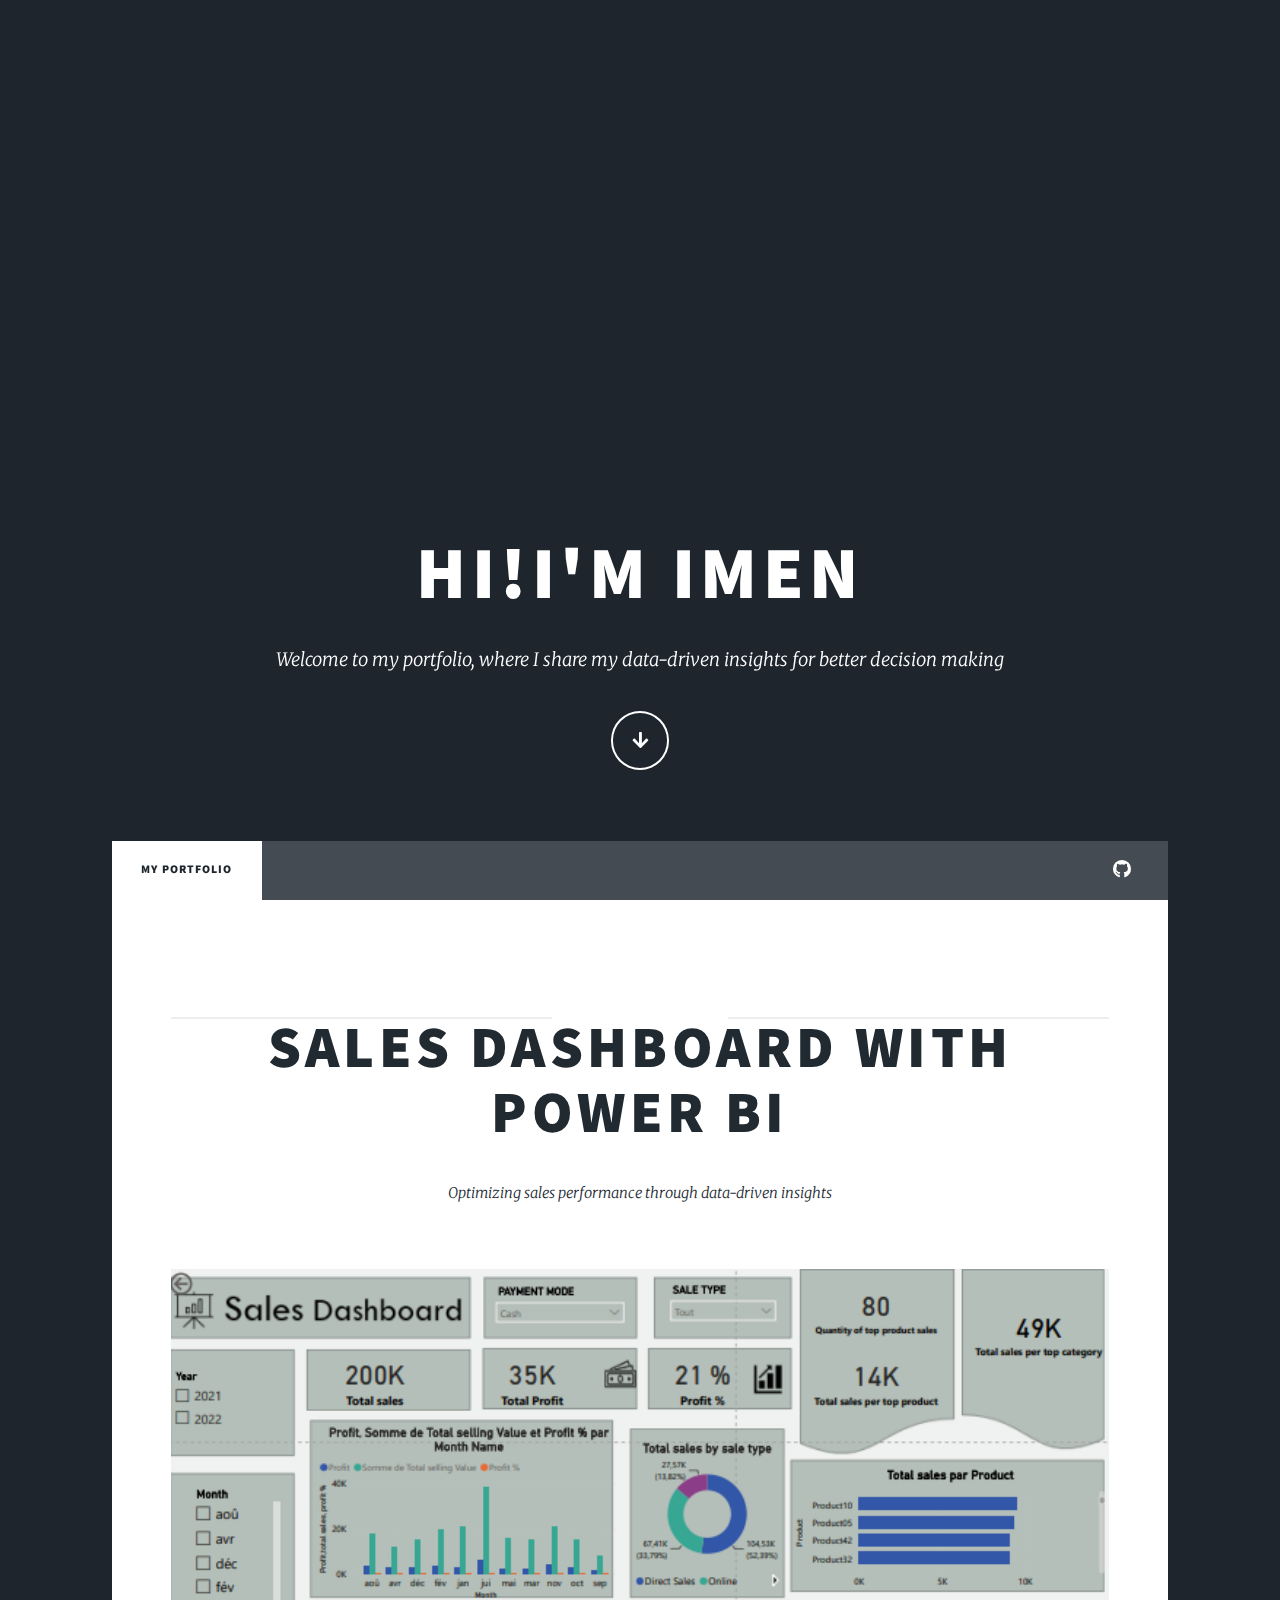
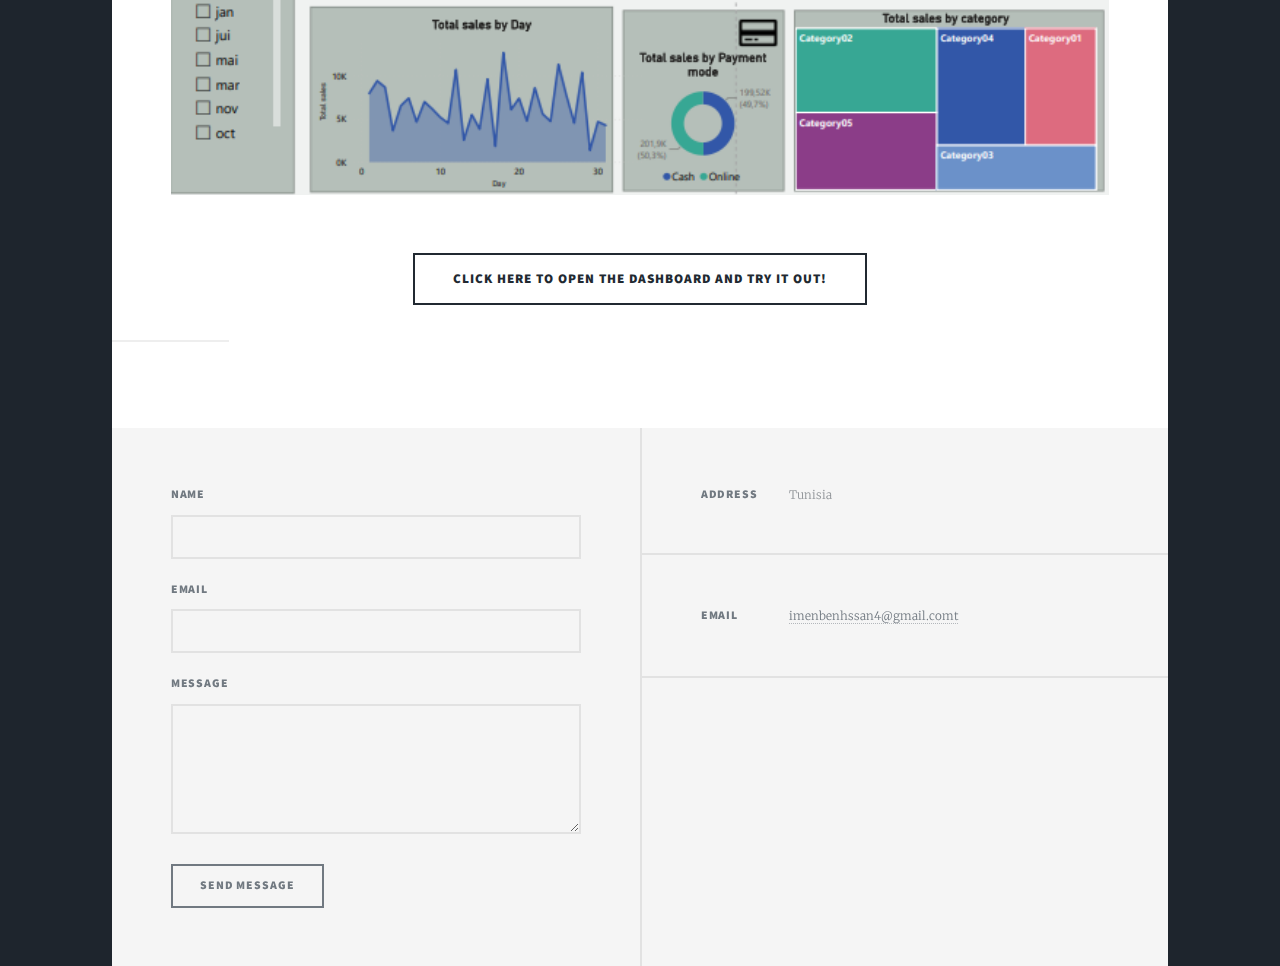
<file: index.html>
<!DOCTYPE HTML>
<!--
	Massively by HTML5 UP
	html5up.net | @ajlkn
	Free for personal and commercial use under the CCA 3.0 license (html5up.net/license)
-->
<html>
	<head>
		<title>Imen-BH</title>
		<meta charset="utf-8" />
		<meta name="viewport" content="width=device-width, initial-scale=1, user-scalable=no" />
		<link rel="stylesheet" href="assets/css/main.css" />
		<noscript><link rel="stylesheet" href="assets/css/noscript.css" /></noscript>
	</head>
	<body class="is-preload">

		<!-- Wrapper -->
			<div id="wrapper" class=" fade-in">

				<!-- Intro -->
					<div id="intro">
						<h1>HI!I'M IMEN  <br />
						</h1>
				        <p>            Welcome to my portfolio, where I share my data-driven insights for better decision making <a href="https://twitter.com/ajlkn"></a>  <a href="https://html5up.net"></a><br />
						 <a href="https://html5up.net/license"></a></p>
						<ul class="actions">
							<li><a href="#header" class="button icon solid solo fa-arrow-down scrolly">Continue</a></li>
						</ul>
					</div>

				<!-- Header -->
					<header id="header">
						<a href="index.html" class="logo">Projects</a>
					</header>

				<!-- Nav -->
					<nav id="nav">
						<ul class="links">
							<li class="active"><a href="index.html">My portfolio</a></li>
							
						</ul>
						<ul class="icons">
							<li><a href="https://www.linkedin.com/in/imen-ben-hssan-7015451b3/" class="icon brands fa-linkidin"><span class="label">linkedin</span></a></li>
<li>					
							<li><a href="https://www.linkedin.com/in/imen-ben-hssan-7015451b3/" class="icon brands fa-linkidin"><span class="label">linkedin</span></a></li>
							<li><a href="https://github.com/Imen-BH" class="icon brands fa-github"><span class="label">GitHub</span></a></li>
						</ul>
					</nav>

				<!-- Main -->
					<div id="main">

						<!-- Featured Post -->
<article class="post featured">
	<header class="major">
	  <span class="date"></span>
	  <h2>Sales Dashboard with Power BI</h2>
	  <p>Optimizing sales performance through data-driven insights</p>
	</header>
	<a href="https://app.powerbi.com/view?r=eyJrIjoiYjg4N2Y3YzAtM2FhMi00N2NmLTk3OTMtMzZkMTRiYzJhN2E4IiwidCI6IjI3MGRlZTU4LThkMGEtNDU2MC05ZDgxLTBmMDlkZThkOTZiNiJ9" class="image main"><img src="images/ss.png" alt="" /></a>
	<ul class="actions special">
	  <li><a href="https://app.powerbi.com/view?r=eyJrIjoiYjg4N2Y3YzAtM2FhMi00N2NmLTk3OTMtMzZkMTRiYzJhN2E4IiwidCI6IjI3MGRlZTU4LThkMGEtNDU2MC05ZDgxLTBmMDlkZThkOTZiNiJ9" class="button large" target="_blank">Click here to open the dashboard and try it out!</a></li>
	</ul>
  </article>
  
  

						<!-- Posts --><na7i just il <!-- -->
							           <!-- !<section class="posts">
								            <article>
									         <header>
										<span class="date"></span>
										<h2><a href="#">Sed magna<br />
										ipsum faucibus</a></h2>
									</header>
									<a href="#" class="image fit"><img src="images/pic02.jpg" alt="" /></a>
									<p>Donec eget ex magna. Interdum et malesuada fames ac ante ipsum primis in faucibus. Pellentesque venenatis dolor imperdiet dolor mattis sagittis magna etiam.</p>
									<ul class="actions special">
										<li><a href="#" class="button">Full Story</a></li>
									</ul>
								</article>
								<!-<article>
								 Posts -->
									

						
								</div>
							</footer>

					</div>

				<!-- Footer -->
					<footer id="footer">
						<section>
							<form method="post" action="#">
								<div class="fields">
									<div class="field">
										<label for="name">Name</label>
										<input type="text" name="name" id="name" />
									</div>
									<div class="field">
										<label for="email">Email</label>
										<input type="text" name="email" id="email" />
									</div>
									<div class="field">
										<label for="message">Message</label>
										<textarea name="message" id="message" rows="3"></textarea>
									</div>
								</div>
								<ul class="actions">
									<li><input type="submit" value="Send Message" /></li>
								</ul>
							</form>
						</section>
						<section class="split contact">
							<section class="alt">
								<h3>Address</h3>
								<p>Tunisia <br />
								</p>
								
							
	
							</section>
							<section>
								<h3>Email</h3>
								<p><a href="#">imenbenhssan4@gmail.comt</a></p>
							</section>
							<section>
								<h3></h3>
								<ul class="icons alt">
								
									
								<!--<li><a href="https://www.linkedin.com/in/imen-ben-hssan-7015451b3/" class="icon brands alt fa-linkidin"><span class="label">fa-linkidin</span></a></li>
									<li><a href="https://github.com/Imen-BH" class="icon brands alt fa-github"><span class="label">GitHub</span></a></li>
								</ul>
							</section>
						</section>
					</footer>

				<!-- Copyright -->
					

			</div>

		<!-- Scripts -->
			<script src="assets/js/jquery.min.js"></script>
			<script src="assets/js/jquery.scrollex.min.js"></script>
			<script src="assets/js/jquery.scrolly.min.js"></script>
			<script src="assets/js/browser.min.js"></script>
			<script src="assets/js/breakpoints.min.js"></script>
			<script src="assets/js/util.js"></script>
			<script src="assets/js/main.js"></script>

	</body>
</html>
</file>
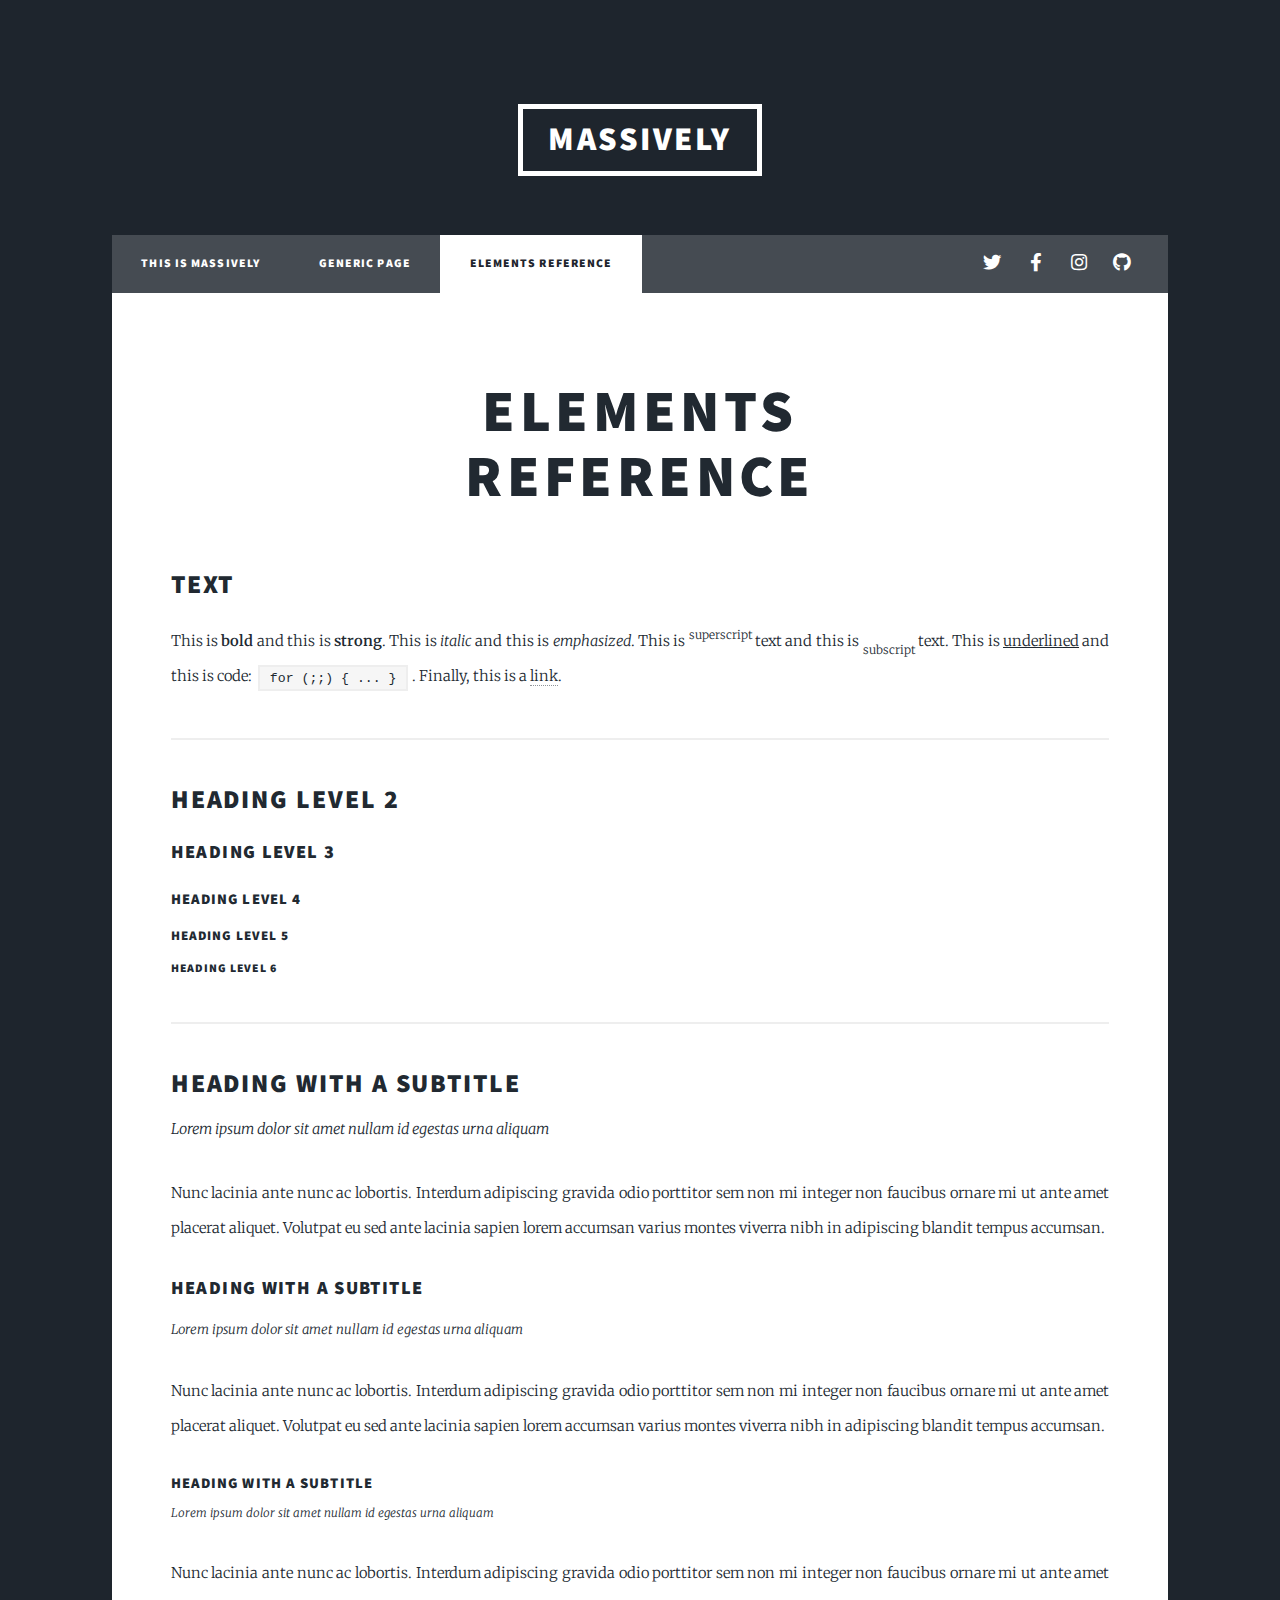
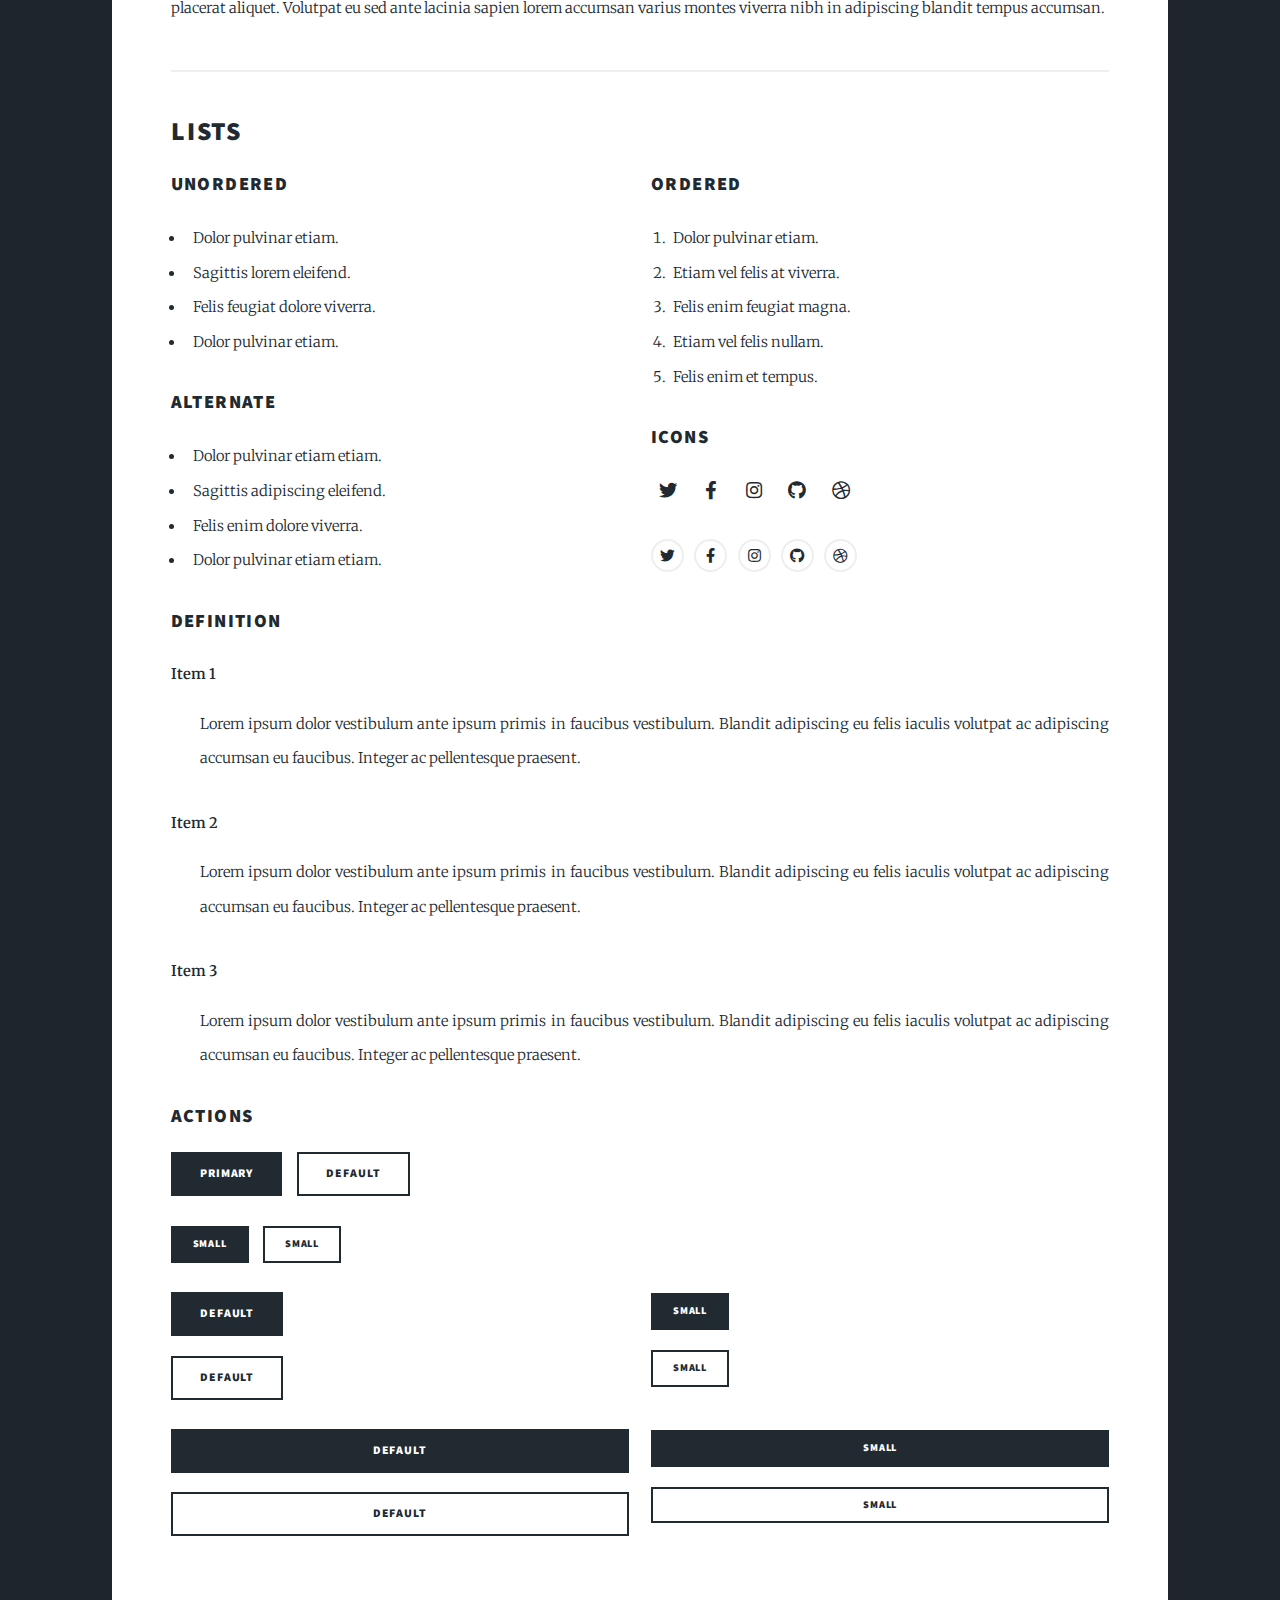
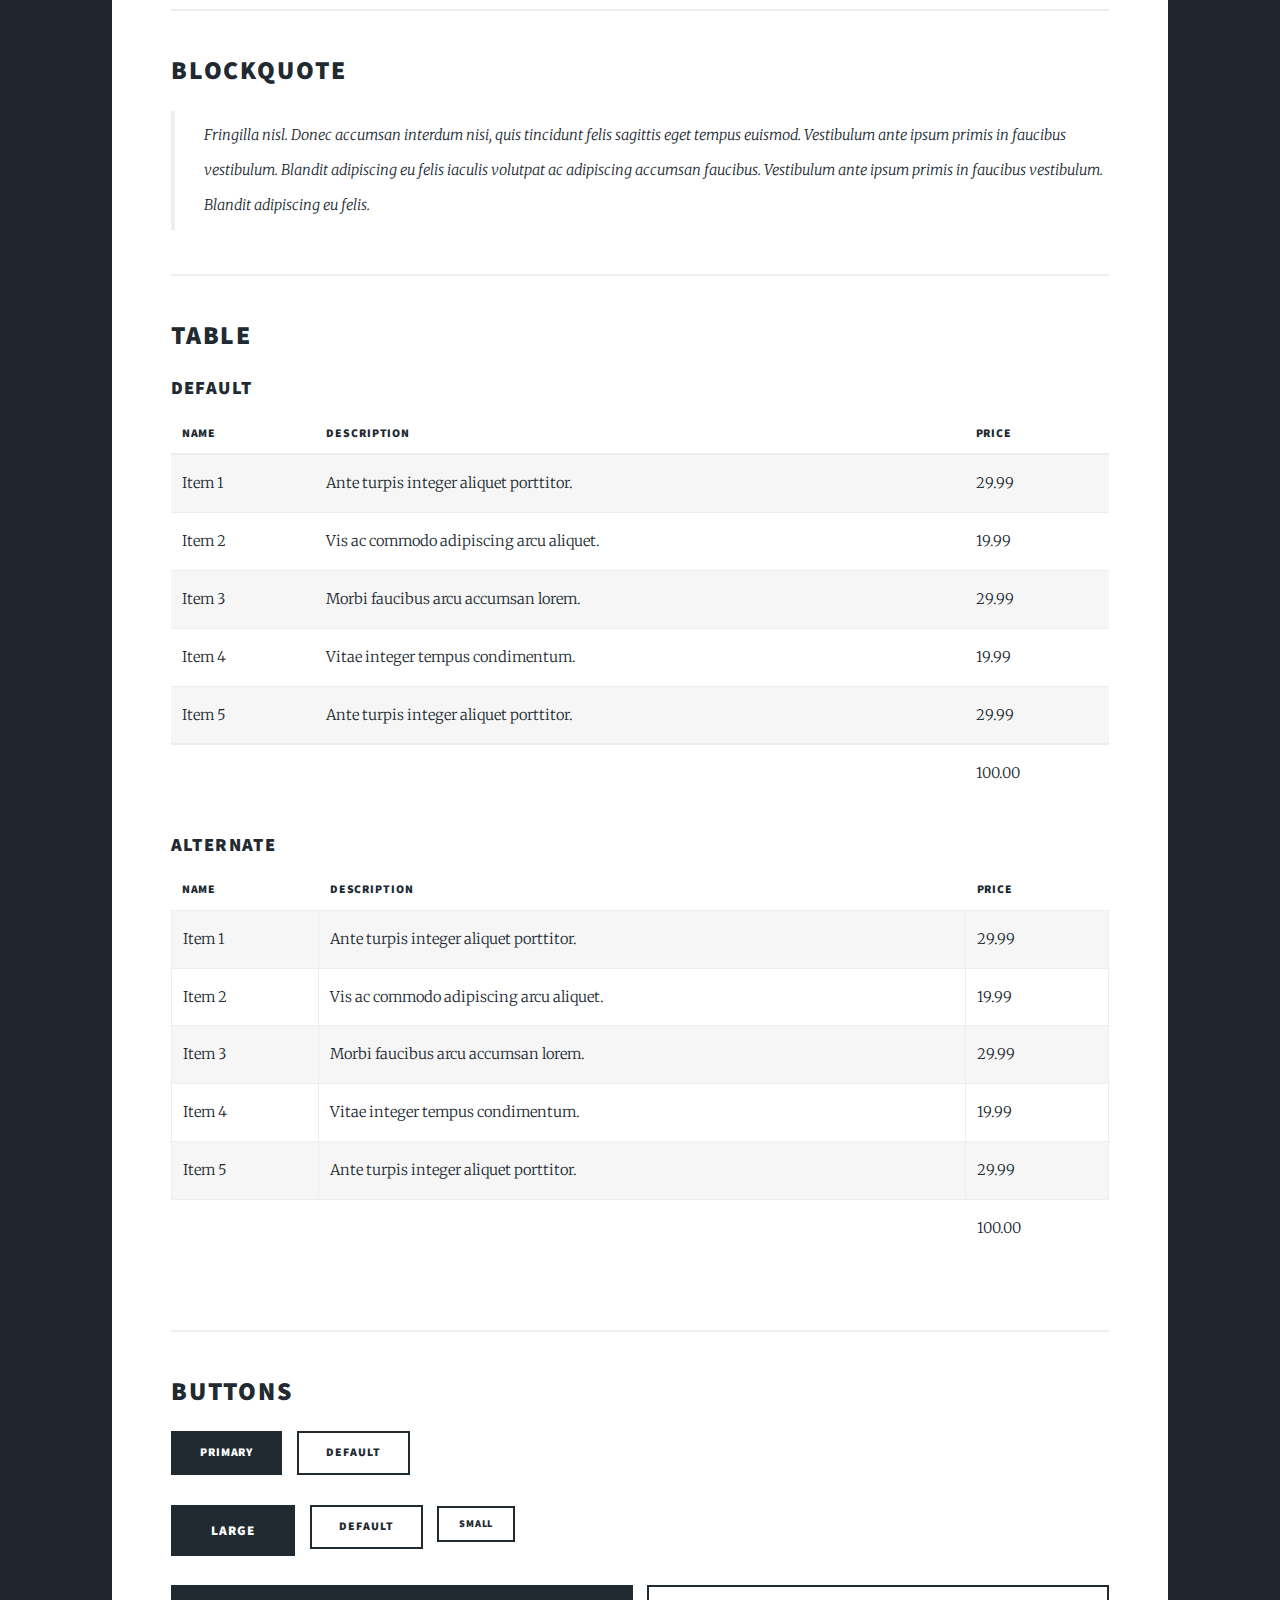
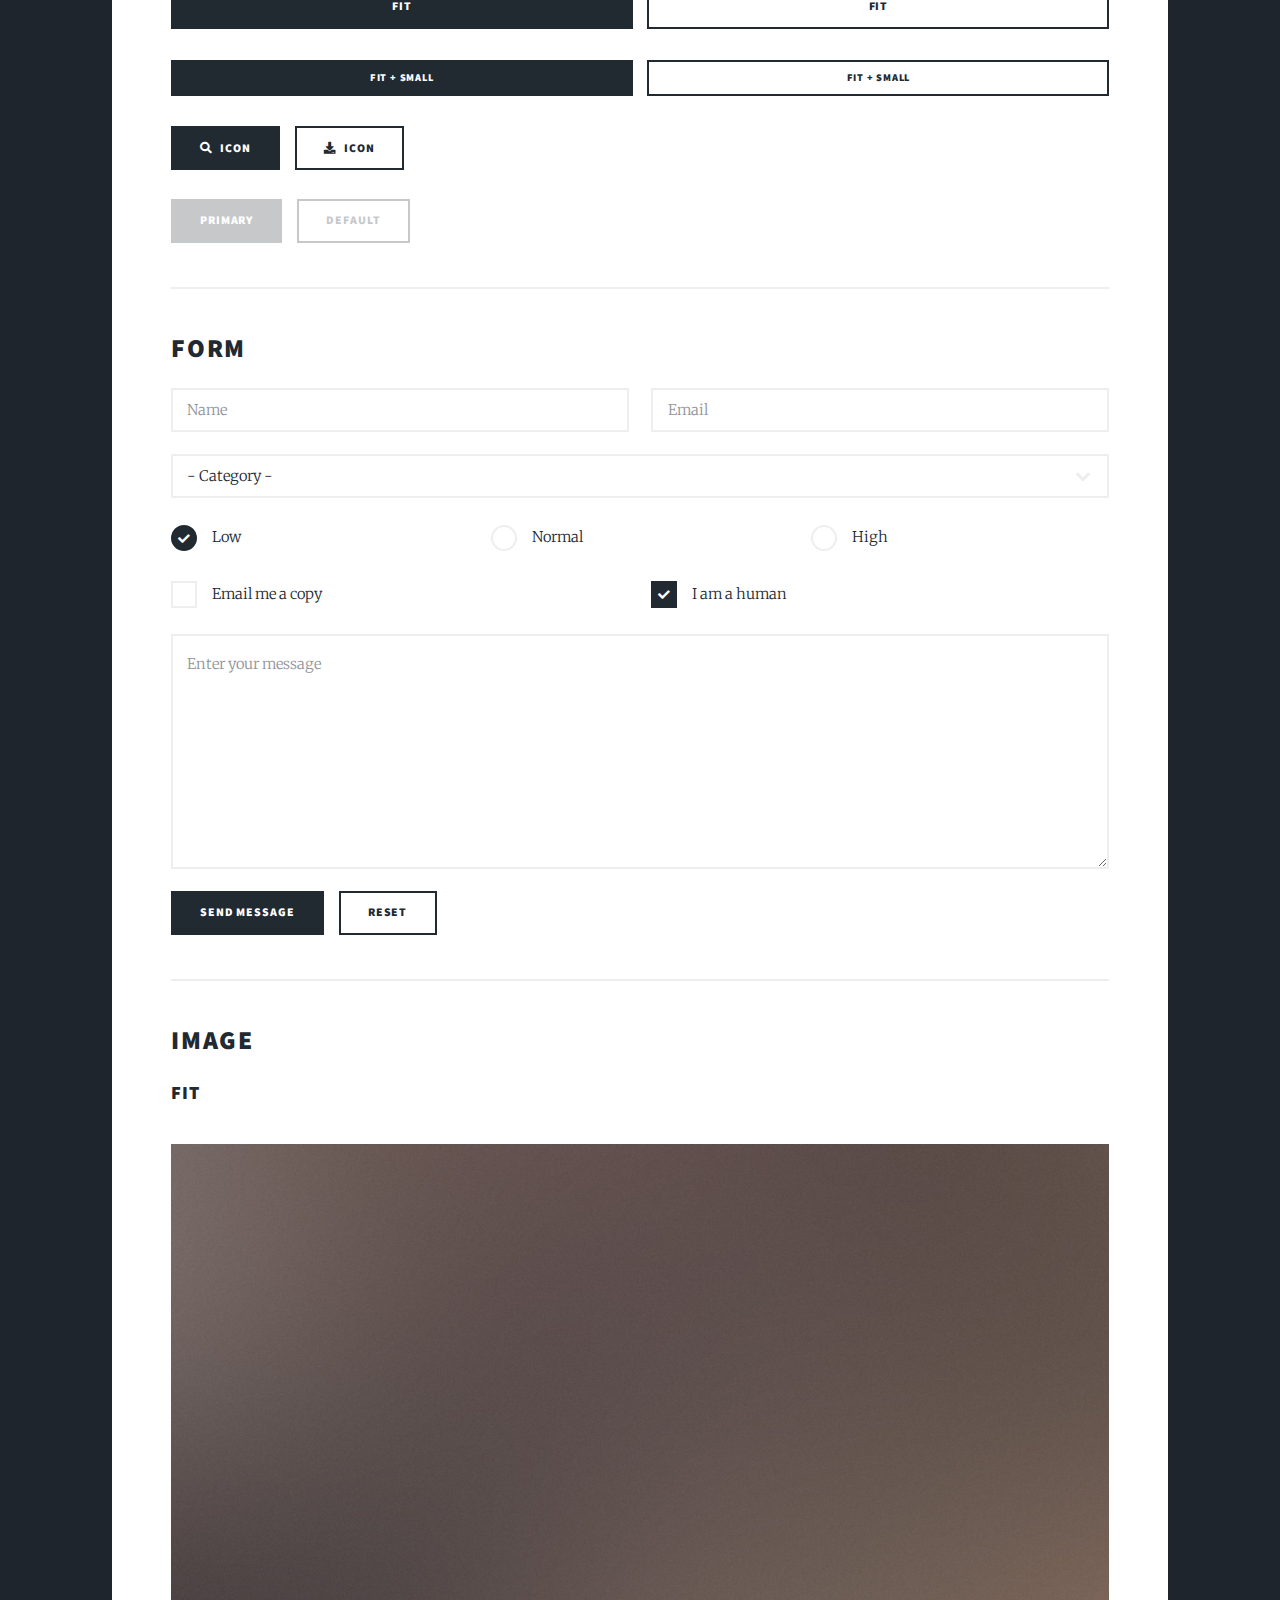
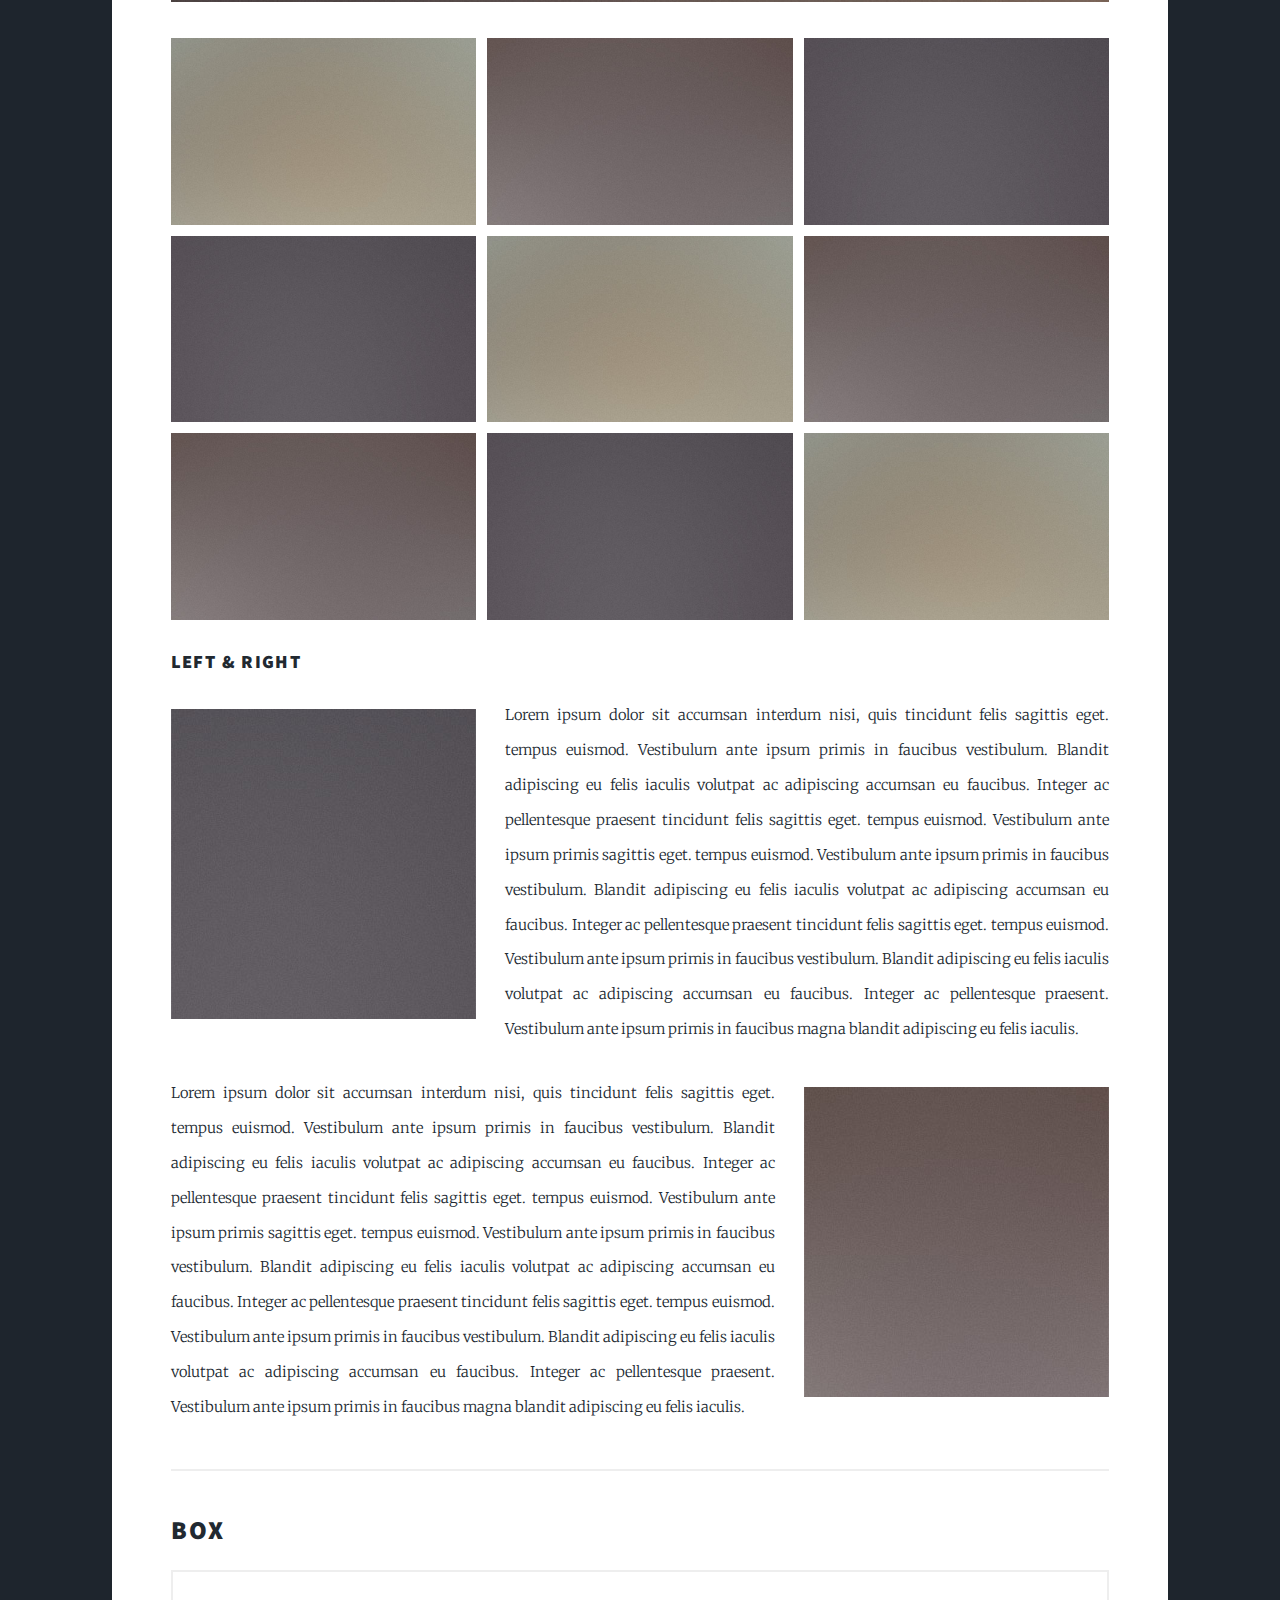
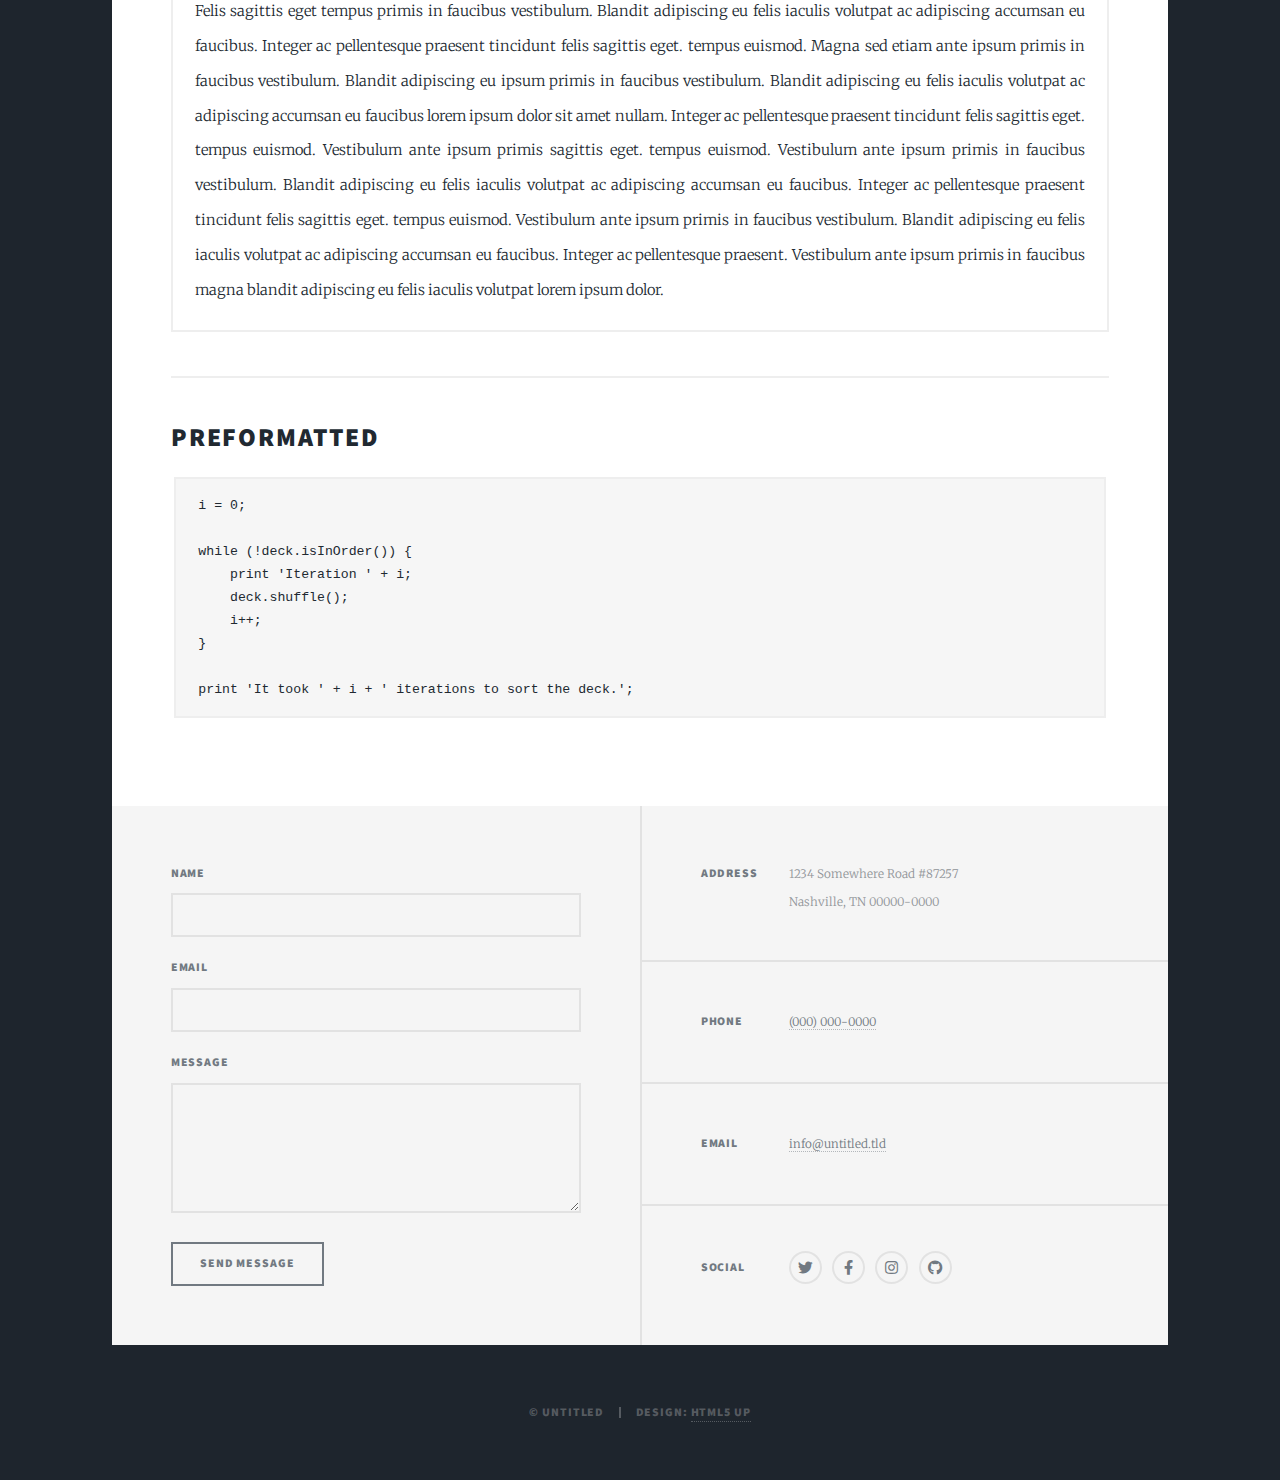
<file: elements.html>
<!DOCTYPE HTML>
<!--
	Massively by HTML5 UP
	html5up.net | @ajlkn
	Free for personal and commercial use under the CCA 3.0 license (html5up.net/license)
-->
<html>
	<head>
		<title>Elements Reference - </Imen-BH></title>
		<meta charset="utf-8" />
		<meta name="viewport" content="width=device-width, initial-scale=1, user-scalable=no" />
		<link rel="stylesheet" href="assets/css/main.css" />
		<noscript><link rel="stylesheet" href="assets/css/noscript.css" /></noscript>
	</head>
	<body class="is-preload">

		<!-- Wrapper -->
			<div id="wrapper">

				<!-- Header -->
					<header id="header">
						<a href="index.html" class="logo">Massively</a>
					</header>

				<!-- Nav -->
					<nav id="nav">
						<ul class="links">
							<li><a href="index.html">This is Massively</a></li>
							<li><a href="generic.html">Generic Page</a></li>
							<li class="active"><a href="elements.html">Elements Reference</a></li>
						</ul>
						<ul class="icons">
							<li><a href="#" class="icon brands fa-twitter"><span class="label">Twitter</span></a></li>
							<li><a href="#" class="icon brands fa-facebook-f"><span class="label">Facebook</span></a></li>
							<li><a href="#" class="icon brands fa-instagram"><span class="label">Instagram</span></a></li>
							<li><a href="#" class="icon brands fa-github"><span class="label">GitHub</span></a></li>
						</ul>
					</nav>

				<!-- Main -->
					<div id="main">

						<!-- Post -->
							<section class="post">
								<header class="major">
									<h1>Elements<br />
									Reference</h1>
								</header>

								<!-- Text stuff -->
									<h2>Text</h2>
									<p>This is <b>bold</b> and this is <strong>strong</strong>. This is <i>italic</i> and this is <em>emphasized</em>.
									This is <sup>superscript</sup> text and this is <sub>subscript</sub> text.
									This is <u>underlined</u> and this is code: <code>for (;;) { ... }</code>.
									Finally, this is a <a href="#">link</a>.</p>
									<hr />
									<h2>Heading Level 2</h2>
									<h3>Heading Level 3</h3>
									<h4>Heading Level 4</h4>
									<h5>Heading Level 5</h5>
									<h6>Heading Level 6</h6>
									<hr />
									<header>
										<h2>Heading with a Subtitle</h2>
										<p>Lorem ipsum dolor sit amet nullam id egestas urna aliquam</p>
									</header>
									<p>Nunc lacinia ante nunc ac lobortis. Interdum adipiscing gravida odio porttitor sem non mi integer non faucibus ornare mi ut ante amet placerat aliquet. Volutpat eu sed ante lacinia sapien lorem accumsan varius montes viverra nibh in adipiscing blandit tempus accumsan.</p>
									<header>
										<h3>Heading with a Subtitle</h3>
										<p>Lorem ipsum dolor sit amet nullam id egestas urna aliquam</p>
									</header>
									<p>Nunc lacinia ante nunc ac lobortis. Interdum adipiscing gravida odio porttitor sem non mi integer non faucibus ornare mi ut ante amet placerat aliquet. Volutpat eu sed ante lacinia sapien lorem accumsan varius montes viverra nibh in adipiscing blandit tempus accumsan.</p>
									<header>
										<h4>Heading with a Subtitle</h4>
										<p>Lorem ipsum dolor sit amet nullam id egestas urna aliquam</p>
									</header>
									<p>Nunc lacinia ante nunc ac lobortis. Interdum adipiscing gravida odio porttitor sem non mi integer non faucibus ornare mi ut ante amet placerat aliquet. Volutpat eu sed ante lacinia sapien lorem accumsan varius montes viverra nibh in adipiscing blandit tempus accumsan.</p>

									<hr />

								<!-- Lists -->
									<h2>Lists</h2>
									<div class="row">
										<div class="col-6 col-12-small">

											<h3>Unordered</h3>
											<ul>
												<li>Dolor pulvinar etiam.</li>
												<li>Sagittis lorem eleifend.</li>
												<li>Felis feugiat dolore viverra.</li>
												<li>Dolor pulvinar etiam.</li>
											</ul>

											<h3>Alternate</h3>
											<ul class="alt">
												<li>Dolor pulvinar etiam etiam.</li>
												<li>Sagittis adipiscing eleifend.</li>
												<li>Felis enim dolore viverra.</li>
												<li>Dolor pulvinar etiam etiam.</li>
											</ul>

										</div>
										<div class="col-6 col-12-small">

											<h3>Ordered</h3>
											<ol>
												<li>Dolor pulvinar etiam.</li>
												<li>Etiam vel felis at viverra.</li>
												<li>Felis enim feugiat magna.</li>
												<li>Etiam vel felis nullam.</li>
												<li>Felis enim et tempus.</li>
											</ol>

											<h3>Icons</h3>
											<ul class="icons">
												<li><a href="#" class="icon brands fa-twitter"><span class="label">Twitter</span></a></li>
												<li><a href="#" class="icon brands fa-facebook-f"><span class="label">Facebook</span></a></li>
												<li><a href="#" class="icon brands fa-instagram"><span class="label">Instagram</span></a></li>
												<li><a href="#" class="icon brands fa-github"><span class="label">Github</span></a></li>
												<li><a href="#" class="icon brands fa-dribbble"><span class="label">Dribbble</span></a></li>
											</ul>
											<ul class="icons alt">
												<li><a href="#" class="icon brands alt fa-twitter"><span class="label">Twitter</span></a></li>
												<li><a href="#" class="icon brands alt fa-facebook-f"><span class="label">Facebook</span></a></li>
												<li><a href="#" class="icon brands alt fa-instagram"><span class="label">Instagram</span></a></li>
												<li><a href="#" class="icon brands alt fa-github"><span class="label">Github</span></a></li>
												<li><a href="#" class="icon brands alt fa-dribbble"><span class="label">Dribbble</span></a></li>
											</ul>

										</div>
									</div>
									<h3>Definition</h3>
									<dl>
										<dt>Item 1</dt>
										<dd>
											<p>Lorem ipsum dolor vestibulum ante ipsum primis in faucibus vestibulum. Blandit adipiscing eu felis iaculis volutpat ac adipiscing accumsan eu faucibus. Integer ac pellentesque praesent.</p>
										</dd>
										<dt>Item 2</dt>
										<dd>
											<p>Lorem ipsum dolor vestibulum ante ipsum primis in faucibus vestibulum. Blandit adipiscing eu felis iaculis volutpat ac adipiscing accumsan eu faucibus. Integer ac pellentesque praesent.</p>
										</dd>
										<dt>Item 3</dt>
										<dd>
											<p>Lorem ipsum dolor vestibulum ante ipsum primis in faucibus vestibulum. Blandit adipiscing eu felis iaculis volutpat ac adipiscing accumsan eu faucibus. Integer ac pellentesque praesent.</p>
										</dd>
									</dl>

									<h3>Actions</h3>
									<ul class="actions">
										<li><a href="#" class="button primary">Primary</a></li>
										<li><a href="#" class="button">Default</a></li>
									</ul>
									<ul class="actions small">
										<li><a href="#" class="button primary small">Small</a></li>
										<li><a href="#" class="button small">Small</a></li>
									</ul>
									<div class="row">
										<div class="col-6 col-12-small">
											<ul class="actions stacked">
												<li><a href="#" class="button primary">Default</a></li>
												<li><a href="#" class="button">Default</a></li>
											</ul>
										</div>
										<div class="col-6 col-12-small">
											<ul class="actions stacked">
												<li><a href="#" class="button primary small">Small</a></li>
												<li><a href="#" class="button small">Small</a></li>
											</ul>
										</div>
									</div>
									<div class="row">
										<div class="col-6 col-12-small">
											<ul class="actions stacked">
												<li><a href="#" class="button primary fit">Default</a></li>
												<li><a href="#" class="button fit">Default</a></li>
											</ul>
										</div>
										<div class="col-6 col-12-small">
											<ul class="actions stacked">
												<li><a href="#" class="button primary small fit">Small</a></li>
												<li><a href="#" class="button small fit">Small</a></li>
											</ul>
										</div>
									</div>

									<hr />

								<!-- Blockquote -->
									<h2>Blockquote</h2>
									<blockquote>Fringilla nisl. Donec accumsan interdum nisi, quis tincidunt felis sagittis eget tempus euismod. Vestibulum ante ipsum primis in faucibus vestibulum. Blandit adipiscing eu felis iaculis volutpat ac adipiscing accumsan faucibus. Vestibulum ante ipsum primis in faucibus vestibulum. Blandit adipiscing eu felis.</blockquote>

									<hr />

								<!-- Table -->
									<h2>Table</h2>

									<h3>Default</h3>
									<div class="table-wrapper">
										<table>
											<thead>
												<tr>
													<th>Name</th>
													<th>Description</th>
													<th>Price</th>
												</tr>
											</thead>
											<tbody>
												<tr>
													<td>Item 1</td>
													<td>Ante turpis integer aliquet porttitor.</td>
													<td>29.99</td>
												</tr>
												<tr>
													<td>Item 2</td>
													<td>Vis ac commodo adipiscing arcu aliquet.</td>
													<td>19.99</td>
												</tr>
												<tr>
													<td>Item 3</td>
													<td> Morbi faucibus arcu accumsan lorem.</td>
													<td>29.99</td>
												</tr>
												<tr>
													<td>Item 4</td>
													<td>Vitae integer tempus condimentum.</td>
													<td>19.99</td>
												</tr>
												<tr>
													<td>Item 5</td>
													<td>Ante turpis integer aliquet porttitor.</td>
													<td>29.99</td>
												</tr>
											</tbody>
											<tfoot>
												<tr>
													<td colspan="2"></td>
													<td>100.00</td>
												</tr>
											</tfoot>
										</table>
									</div>

									<h3>Alternate</h3>
									<div class="table-wrapper">
										<table class="alt">
											<thead>
												<tr>
													<th>Name</th>
													<th>Description</th>
													<th>Price</th>
												</tr>
											</thead>
											<tbody>
												<tr>
													<td>Item 1</td>
													<td>Ante turpis integer aliquet porttitor.</td>
													<td>29.99</td>
												</tr>
												<tr>
													<td>Item 2</td>
													<td>Vis ac commodo adipiscing arcu aliquet.</td>
													<td>19.99</td>
												</tr>
												<tr>
													<td>Item 3</td>
													<td> Morbi faucibus arcu accumsan lorem.</td>
													<td>29.99</td>
												</tr>
												<tr>
													<td>Item 4</td>
													<td>Vitae integer tempus condimentum.</td>
													<td>19.99</td>
												</tr>
												<tr>
													<td>Item 5</td>
													<td>Ante turpis integer aliquet porttitor.</td>
													<td>29.99</td>
												</tr>
											</tbody>
											<tfoot>
												<tr>
													<td colspan="2"></td>
													<td>100.00</td>
												</tr>
											</tfoot>
										</table>
									</div>

									<hr />

								<!-- Buttons -->
									<h2>Buttons</h2>
									<ul class="actions">
										<li><a href="#" class="button primary">Primary</a></li>
										<li><a href="#" class="button">Default</a></li>
									</ul>
									<ul class="actions">
										<li><a href="#" class="button primary large">Large</a></li>
										<li><a href="#" class="button">Default</a></li>
										<li><a href="#" class="button small">Small</a></li>
									</ul>
									<ul class="actions fit">
										<li><a href="#" class="button primary fit">Fit</a></li>
										<li><a href="#" class="button fit">Fit</a></li>
									</ul>
									<ul class="actions fit small">
										<li><a href="#" class="button primary fit small">Fit + Small</a></li>
										<li><a href="#" class="button fit small">Fit + Small</a></li>
									</ul>
									<ul class="actions">
										<li><a href="#" class="button primary icon solid fa-search">Icon</a></li>
										<li><a href="#" class="button icon solid fa-download">Icon</a></li>
									</ul>
									<ul class="actions">
										<li><span class="button primary disabled">Primary</span></li>
										<li><span class="button disabled">Default</span></li>
									</ul>

									<hr />

								<!-- Form -->
									<h2>Form</h2>

									<form method="post" action="#">
										<div class="row gtr-uniform">
											<div class="col-6 col-12-xsmall">
												<input type="text" name="demo-name" id="demo-name" value="" placeholder="Name" />
											</div>
											<div class="col-6 col-12-xsmall">
												<input type="email" name="demo-email" id="demo-email" value="" placeholder="Email" />
											</div>
											<!-- Break -->
											<div class="col-12">
												<select name="demo-category" id="demo-category">
													<option value="">- Category -</option>
													<option value="1">Manufacturing</option>
													<option value="1">Shipping</option>
													<option value="1">Administration</option>
													<option value="1">Human Resources</option>
												</select>
											</div>
											<!-- Break -->
											<div class="col-4 col-12-small">
												<input type="radio" id="demo-priority-low" name="demo-priority" checked>
												<label for="demo-priority-low">Low</label>
											</div>
											<div class="col-4 col-12-small">
												<input type="radio" id="demo-priority-normal" name="demo-priority">
												<label for="demo-priority-normal">Normal</label>
											</div>
											<div class="col-4 col-12-small">
												<input type="radio" id="demo-priority-high" name="demo-priority">
												<label for="demo-priority-high">High</label>
											</div>
											<!-- Break -->
											<div class="col-6 col-12-small">
												<input type="checkbox" id="demo-copy" name="demo-copy">
												<label for="demo-copy">Email me a copy</label>
											</div>
											<div class="col-6 col-12-small">
												<input type="checkbox" id="demo-human" name="demo-human" checked>
												<label for="demo-human">I am a human</label>
											</div>
											<!-- Break -->
											<div class="col-12">
												<textarea name="demo-message" id="demo-message" placeholder="Enter your message" rows="6"></textarea>
											</div>
											<!-- Break -->
											<div class="col-12">
												<ul class="actions">
													<li><input type="submit" value="Send Message" class="primary" /></li>
													<li><input type="reset" value="Reset" /></li>
												</ul>
											</div>
										</div>
									</form>

									<hr />

								<!-- Image -->
									<h2>Image</h2>

									<h3>Fit</h3>
									<span class="image fit"><img src="images/pic01.jpg" alt="" /></span>
									<div class="box alt">
										<div class="row gtr-50 gtr-uniform">
											<div class="col-4"><span class="image fit"><img src="images/pic02.jpg" alt="" /></span></div>
											<div class="col-4"><span class="image fit"><img src="images/pic03.jpg" alt="" /></span></div>
											<div class="col-4"><span class="image fit"><img src="images/pic04.jpg" alt="" /></span></div>
											<!-- Break -->
											<div class="col-4"><span class="image fit"><img src="images/pic04.jpg" alt="" /></span></div>
											<div class="col-4"><span class="image fit"><img src="images/pic02.jpg" alt="" /></span></div>
											<div class="col-4"><span class="image fit"><img src="images/pic03.jpg" alt="" /></span></div>
											<!-- Break -->
											<div class="col-4"><span class="image fit"><img src="images/pic03.jpg" alt="" /></span></div>
											<div class="col-4"><span class="image fit"><img src="images/pic04.jpg" alt="" /></span></div>
											<div class="col-4"><span class="image fit"><img src="images/pic02.jpg" alt="" /></span></div>
										</div>
									</div>

									<h3>Left &amp; Right</h3>
									<p><span class="image left"><img src="images/pic08.jpg" alt="" /></span>Lorem ipsum dolor sit accumsan interdum nisi, quis tincidunt felis sagittis eget. tempus euismod. Vestibulum ante ipsum primis in faucibus vestibulum. Blandit adipiscing eu felis iaculis volutpat ac adipiscing accumsan eu faucibus. Integer ac pellentesque praesent tincidunt felis sagittis eget. tempus euismod. Vestibulum ante ipsum primis sagittis eget. tempus euismod. Vestibulum ante ipsum primis in faucibus vestibulum. Blandit adipiscing eu felis iaculis volutpat ac adipiscing accumsan eu faucibus. Integer ac pellentesque praesent tincidunt felis sagittis eget. tempus euismod. Vestibulum ante ipsum primis in faucibus vestibulum. Blandit adipiscing eu felis iaculis volutpat ac adipiscing accumsan eu faucibus. Integer ac pellentesque praesent. Vestibulum ante ipsum primis in faucibus magna blandit adipiscing eu felis iaculis.</p>
									<p><span class="image right"><img src="images/pic09.jpg" alt="" /></span>Lorem ipsum dolor sit accumsan interdum nisi, quis tincidunt felis sagittis eget. tempus euismod. Vestibulum ante ipsum primis in faucibus vestibulum. Blandit adipiscing eu felis iaculis volutpat ac adipiscing accumsan eu faucibus. Integer ac pellentesque praesent tincidunt felis sagittis eget. tempus euismod. Vestibulum ante ipsum primis sagittis eget. tempus euismod. Vestibulum ante ipsum primis in faucibus vestibulum. Blandit adipiscing eu felis iaculis volutpat ac adipiscing accumsan eu faucibus. Integer ac pellentesque praesent tincidunt felis sagittis eget. tempus euismod. Vestibulum ante ipsum primis in faucibus vestibulum. Blandit adipiscing eu felis iaculis volutpat ac adipiscing accumsan eu faucibus. Integer ac pellentesque praesent. Vestibulum ante ipsum primis in faucibus magna blandit adipiscing eu felis iaculis.</p>

									<hr />

								<!-- Box -->
									<h2>Box</h2>
									<div class="box">
										<p>Felis sagittis eget tempus primis in faucibus vestibulum. Blandit adipiscing eu felis iaculis volutpat ac adipiscing accumsan eu faucibus. Integer ac pellentesque praesent tincidunt felis sagittis eget. tempus euismod. Magna sed etiam ante ipsum primis in faucibus vestibulum. Blandit adipiscing eu ipsum primis in faucibus vestibulum. Blandit adipiscing eu felis iaculis volutpat ac adipiscing accumsan eu faucibus lorem ipsum dolor sit amet nullam. Integer ac pellentesque praesent tincidunt felis sagittis eget. tempus euismod. Vestibulum ante ipsum primis sagittis eget. tempus euismod. Vestibulum ante ipsum primis in faucibus vestibulum. Blandit adipiscing eu felis iaculis volutpat ac adipiscing accumsan eu faucibus. Integer ac pellentesque praesent tincidunt felis sagittis eget. tempus euismod. Vestibulum ante ipsum primis in faucibus vestibulum. Blandit adipiscing eu felis iaculis volutpat ac adipiscing accumsan eu faucibus. Integer ac pellentesque praesent. Vestibulum ante ipsum primis in faucibus magna blandit adipiscing eu felis iaculis volutpat lorem ipsum dolor.</p>
									</div>

									<hr />

								<!-- Preformatted Code -->
									<h2>Preformatted</h2>
									<pre><code>i = 0;

while (!deck.isInOrder()) {
    print 'Iteration ' + i;
    deck.shuffle();
    i++;
}

print 'It took ' + i + ' iterations to sort the deck.';
</code></pre>

							</section>

					</div>

				<!-- Footer -->
					<footer id="footer">
						<section>
							<form method="post" action="#">
								<div class="fields">
									<div class="field">
										<label for="name">Name</label>
										<input type="text" name="name" id="name" />
									</div>
									<div class="field">
										<label for="email">Email</label>
										<input type="text" name="email" id="email" />
									</div>
									<div class="field">
										<label for="message">Message</label>
										<textarea name="message" id="message" rows="3"></textarea>
									</div>
								</div>
								<ul class="actions">
									<li><input type="submit" value="Send Message" /></li>
								</ul>
							</form>
						</section>
						<section class="split contact">
							<section class="alt">
								<h3>Address</h3>
								<p>1234 Somewhere Road #87257<br />
								Nashville, TN 00000-0000</p>
							</section>
							<section>
								<h3>Phone</h3>
								<p><a href="#">(000) 000-0000</a></p>
							</section>
							<section>
								<h3>Email</h3>
								<p><a href="#">info@untitled.tld</a></p>
							</section>
							<section>
								<h3>Social</h3>
								<ul class="icons alt">
									<li><a href="#" class="icon brands alt fa-twitter"><span class="label">Twitter</span></a></li>
									<li><a href="#" class="icon brands alt fa-facebook-f"><span class="label">Facebook</span></a></li>
									<li><a href="#" class="icon brands alt fa-instagram"><span class="label">Instagram</span></a></li>
									<li><a href="#" class="icon brands alt fa-github"><span class="label">GitHub</span></a></li>
								</ul>
							</section>
						</section>
					</footer>

				<!-- Copyright -->
					<div id="copyright">
						<ul><li>&copy; Untitled</li><li>Design: <a href="https://html5up.net">HTML5 UP</a></li></ul>
					</div>

			</div>

		<!-- Scripts -->
			<script src="assets/js/jquery.min.js"></script>
			<script src="assets/js/jquery.scrollex.min.js"></script>
			<script src="assets/js/jquery.scrolly.min.js"></script>
			<script src="assets/js/browser.min.js"></script>
			<script src="assets/js/breakpoints.min.js"></script>
			<script src="assets/js/util.js"></script>
			<script src="assets/js/main.js"></script>

	</body>
</html>
</file>
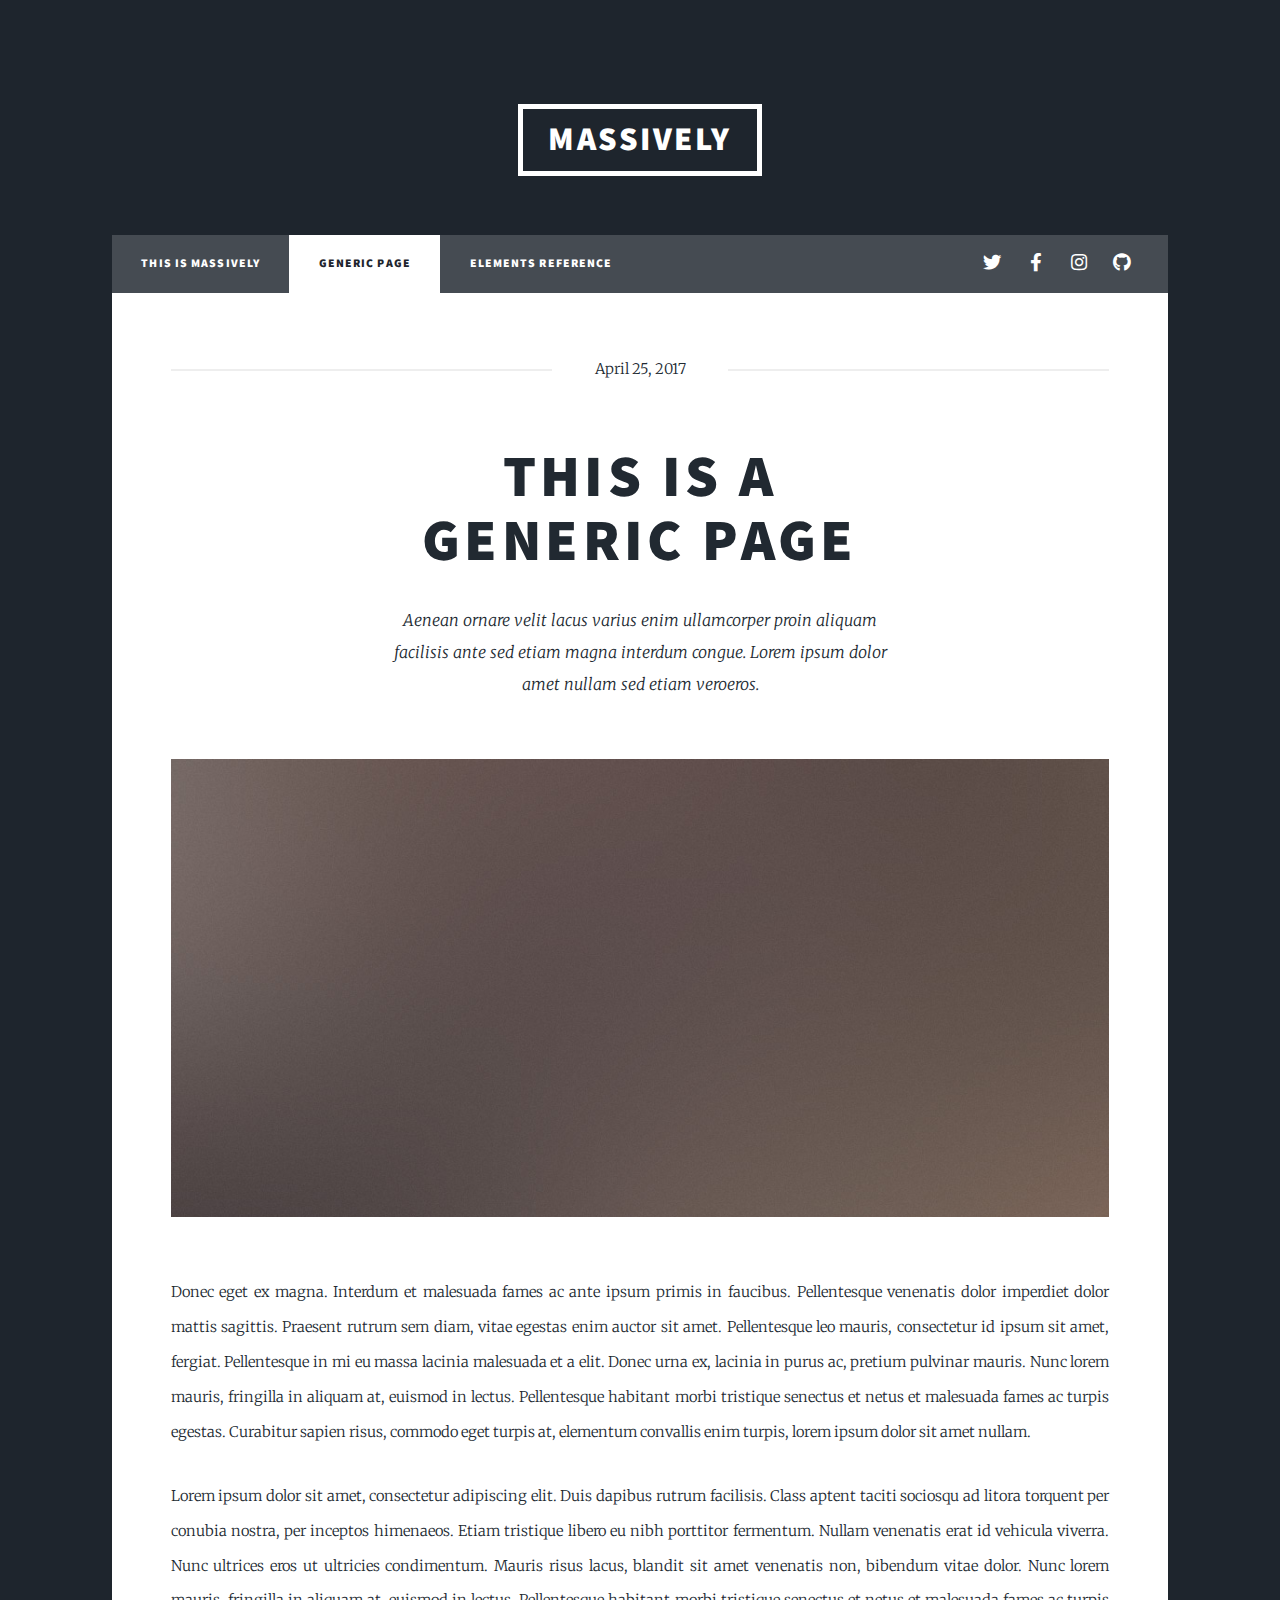
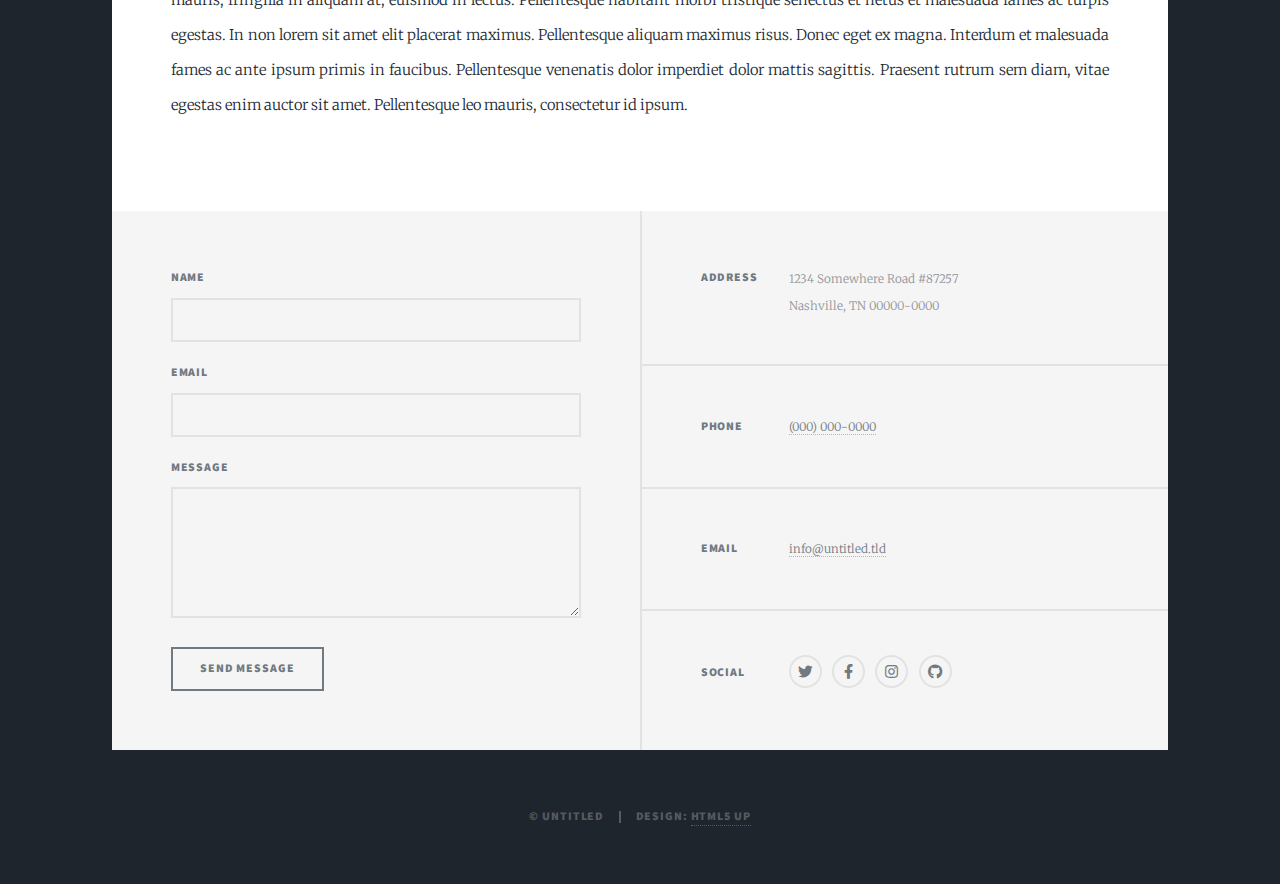
<file: generic.html>
<!DOCTYPE HTML>
<!--
	Massively by HTML5 UP
	html5up.net | @ajlkn
	Free for personal and commercial use under the CCA 3.0 license (html5up.net/license)
-->
<html>
	<head>
		<title>Generic Page - Imen-BH</title>
		<meta charset="utf-8" />
		<meta name="viewport" content="width=device-width, initial-scale=1, user-scalable=no" />
		<link rel="stylesheet" href="assets/css/main.css" />
		<noscript><link rel="stylesheet" href="assets/css/noscript.css" /></noscript>
	</head>
	<body class="is-preload">

		<!-- Wrapper -->
			<div id="wrapper">

				<!-- Header -->
					<header id="header">
						<a href="index.html" class="logo">Massively</a>
					</header>

				<!-- Nav -->
					<nav id="nav">
						<ul class="links">
							<li><a href="index.html">This is Massively</a></li>
							<li class="active"><a href="generic.html">Generic Page</a></li>
							<li><a href="elements.html">Elements Reference</a></li>
						</ul>
						<ul class="icons">
							<li><a href="#" class="icon brands fa-twitter"><span class="label">Twitter</span></a></li>
							<li><a href="#" class="icon brands fa-facebook-f"><span class="label">Facebook</span></a></li>
							<li><a href="#" class="icon brands fa-instagram"><span class="label">Instagram</span></a></li>
							<li><a href="#" class="icon brands fa-github"><span class="label">GitHub</span></a></li>
						</ul>
					</nav>

				<!-- Main -->
					<div id="main">

						<!-- Post -->
							<section class="post">
								<header class="major">
									<span class="date">April 25, 2017</span>
									<h1>This is a<br />
									Generic Page</h1>
									<p>Aenean ornare velit lacus varius enim ullamcorper proin aliquam<br />
									facilisis ante sed etiam magna interdum congue. Lorem ipsum dolor<br />
									amet nullam sed etiam veroeros.</p>
								</header>
								<div class="image main"><img src="images/pic01.jpg" alt="" /></div>
								<p>Donec eget ex magna. Interdum et malesuada fames ac ante ipsum primis in faucibus. Pellentesque venenatis dolor imperdiet dolor mattis sagittis. Praesent rutrum sem diam, vitae egestas enim auctor sit amet. Pellentesque leo mauris, consectetur id ipsum sit amet, fergiat. Pellentesque in mi eu massa lacinia malesuada et a elit. Donec urna ex, lacinia in purus ac, pretium pulvinar mauris. Nunc lorem mauris, fringilla in aliquam at, euismod in lectus. Pellentesque habitant morbi tristique senectus et netus et malesuada fames ac turpis egestas. Curabitur sapien risus, commodo eget turpis at, elementum convallis enim turpis, lorem ipsum dolor sit amet nullam.</p>
								<p>Lorem ipsum dolor sit amet, consectetur adipiscing elit. Duis dapibus rutrum facilisis. Class aptent taciti sociosqu ad litora torquent per conubia nostra, per inceptos himenaeos. Etiam tristique libero eu nibh porttitor fermentum. Nullam venenatis erat id vehicula viverra. Nunc ultrices eros ut ultricies condimentum. Mauris risus lacus, blandit sit amet venenatis non, bibendum vitae dolor. Nunc lorem mauris, fringilla in aliquam at, euismod in lectus. Pellentesque habitant morbi tristique senectus et netus et malesuada fames ac turpis egestas. In non lorem sit amet elit placerat maximus. Pellentesque aliquam maximus risus. Donec eget ex magna. Interdum et malesuada fames ac ante ipsum primis in faucibus. Pellentesque venenatis dolor imperdiet dolor mattis sagittis. Praesent rutrum sem diam, vitae egestas enim auctor sit amet. Pellentesque leo mauris, consectetur id ipsum.</p>
							</section>

					</div>

				<!-- Footer -->
					<footer id="footer">
						<section>
							<form method="post" action="#">
								<div class="fields">
									<div class="field">
										<label for="name">Name</label>
										<input type="text" name="name" id="name" />
									</div>
									<div class="field">
										<label for="email">Email</label>
										<input type="text" name="email" id="email" />
									</div>
									<div class="field">
										<label for="message">Message</label>
										<textarea name="message" id="message" rows="3"></textarea>
									</div>
								</div>
								<ul class="actions">
									<li><input type="submit" value="Send Message" /></li>
								</ul>
							</form>
						</section>
						<section class="split contact">
							<section class="alt">
								<h3>Address</h3>
								<p>1234 Somewhere Road #87257<br />
								Nashville, TN 00000-0000</p>
							</section>
							<section>
								<h3>Phone</h3>
								<p><a href="#">(000) 000-0000</a></p>
							</section>
							<section>
								<h3>Email</h3>
								<p><a href="#">info@untitled.tld</a></p>
							</section>
							<section>
								<h3>Social</h3>
								<ul class="icons alt">
									<li><a href="#" class="icon brands alt fa-twitter"><span class="label">Twitter</span></a></li>
									<li><a href="#" class="icon brands alt fa-facebook-f"><span class="label">Facebook</span></a></li>
									<li><a href="#" class="icon brands alt fa-instagram"><span class="label">Instagram</span></a></li>
									<li><a href="#" class="icon brands alt fa-github"><span class="label">GitHub</span></a></li>
								</ul>
							</section>
						</section>
					</footer>

				<!-- Copyright -->
					<div id="copyright">
						<ul><li>&copy; Untitled</li><li>Design: <a href="https://html5up.net">HTML5 UP</a></li></ul>
					</div>

			</div>

		<!-- Scripts -->
			<script src="assets/js/jquery.min.js"></script>
			<script src="assets/js/jquery.scrollex.min.js"></script>
			<script src="assets/js/jquery.scrolly.min.js"></script>
			<script src="assets/js/browser.min.js"></script>
			<script src="assets/js/breakpoints.min.js"></script>
			<script src="assets/js/util.js"></script>
			<script src="assets/js/main.js"></script>

	</body>
</html>
</file>
<file: assets/css/main.css>
@import url(fontawesome-all.min.css);
@import url("https://fonts.googleapis.com/css?family=Merriweather:300,700,300italic,700italic|Source+Sans+Pro:900");

/*
	Massively by HTML5 UP
	html5up.net | @ajlkn
	Free for personal and commercial use under the CCA 3.0 license (html5up.net/license)
*/

html, body, div, span, applet, object,
iframe, h1, h2, h3, h4, h5, h6, p, blockquote,
pre, a, abbr, acronym, address, big, cite,
code, del, dfn, em, img, ins, kbd, q, s, samp,
small, strike, strong, sub, sup, tt, var, b,
u, i, center, dl, dt, dd, ol, ul, li, fieldset,
form, label, legend, table, caption, tbody,
tfoot, thead, tr, th, td, article, aside,
canvas, details, embed, figure, figcaption,
footer, header, hgroup, menu, nav, output, ruby,
section, summary, time, mark, audio, video {
	margin: 0;
	padding: 0;
	border: 0;
	font-size: 100%;
	font: inherit;
	vertical-align: baseline;}

article, aside, details, figcaption, figure,
footer, header, hgroup, menu, nav, section {
	display: block;}

body {
	line-height: 1;
}

ol, ul {
	list-style: none;
}

blockquote, q {
	quotes: none;
}

	blockquote:before, blockquote:after, q:before, q:after {
		content: '';
		content: none;
	}

table {
	border-collapse: collapse;
	border-spacing: 0;
}

body {
	-webkit-text-size-adjust: none;
}

mark {
	background-color: transparent;
	color: inherit;
}

input::-moz-focus-inner {
	border: 0;
	padding: 0;
}

input, select, textarea {
	-moz-appearance: none;
	-webkit-appearance: none;
	-ms-appearance: none;
	appearance: none;
}

/* Basic */

	@-ms-viewport {
		width: device-width;
	}

	body {
		-ms-overflow-style: scrollbar;
	}

	@media screen and (max-width: 480px) {

		html, body {
			min-width: 320px;
		}

	}

	html {
		box-sizing: border-box;
	}

	*, *:before, *:after {
		box-sizing: inherit;
	}

	body {
		background-color: #1e252d;
	}

		body.is-preload *, body.is-preload *:before, body.is-preload *:after {
			-moz-animation: none !important;
			-webkit-animation: none !important;
			-ms-animation: none !important;
			animation: none !important;
			-moz-transition: none !important;
			-webkit-transition: none !important;
			-ms-transition: none !important;
			transition: none !important;
		}

/* Type */

	html {
		font-size: 16pt;
	}

		@media screen and (max-width: 1680px) {

			html {
				font-size: 12pt;
			}

		}

		@media screen and (max-width: 1280px) {

			html {
				font-size: 11pt;
			}

		}

		@media screen and (max-width: 360px) {

			html {
				font-size: 10pt;
			}

		}

	body {
		color: #212931;
	}

	body, input, select, textarea {
		font-family: "Merriweather", Georgia, serif;
		font-weight: 300;
		font-size: 1rem;
		line-height: 2.375;
	}

	a {
		-moz-transition: color 0.2s ease-in-out, background-color 0.2s ease-in-out, border-color 0.2s ease-in-out, box-shadow 0.2s ease-in-out;
		-webkit-transition: color 0.2s ease-in-out, background-color 0.2s ease-in-out, border-color 0.2s ease-in-out, box-shadow 0.2s ease-in-out;
		-ms-transition: color 0.2s ease-in-out, background-color 0.2s ease-in-out, border-color 0.2s ease-in-out, box-shadow 0.2s ease-in-out;
		transition: color 0.2s ease-in-out, background-color 0.2s ease-in-out, border-color 0.2s ease-in-out, box-shadow 0.2s ease-in-out;
		border-bottom: dotted 1px;
		text-decoration: none;
	}

		a:hover {
			border-bottom-color: transparent;
		}

	strong, b {
		font-weight: 600;
	}

	em, i {
		font-style: italic;
	}

	p {
		text-align: justify;
		margin: 0 0 2rem 0;
	}

	h1, h2, h3, h4, h5, h6 {
		font-family: "Source Sans Pro", Helvetica, sans-serif;
		font-weight: 900;
		line-height: 1.5;
		letter-spacing: 0.075em;
		text-transform: uppercase;
		margin: 0 0 1rem 0;
	}

		h1 a, h2 a, h3 a, h4 a, h5 a, h6 a {
			border-bottom: 0;
			color: inherit;
			text-decoration: none;
		}

	h1 {
		font-size: 4rem;
		line-height: 1.1;
		margin: 0 0 2rem 0;
	}

	h2 {
		font-size: 1.75rem;
		line-height: 1.3;
		margin: 0 0 1.5rem 0;
	}

	h3 {
		font-size: 1.25rem;
		margin: 0 0 1.5rem 0;
	}

	h4 {
		font-size: 1rem;
	}

	h5 {
		font-size: 0.9rem;
	}

	h6 {
		font-size: 0.8rem;
	}

	sub {
		font-size: 0.8rem;
		position: relative;
		top: 0.5rem;
	}

	sup {
		font-size: 0.8rem;
		position: relative;
		top: -0.5rem;
	}

	blockquote {
		border-left: solid 4px;
		font-style: italic;
		margin: 0 0 2rem 0;
		padding: 0.5rem 0 0.5rem 2rem;
	}

	code {
		border: solid 2px;
		font-family: "Courier New", monospace;
		font-size: 0.9rem;
		margin: 0 0.25rem;
		padding: 0.25rem 0.65rem;
	}

	pre {
		-webkit-overflow-scrolling: touch;
		font-family: "Courier New", monospace;
		font-size: 0.9rem;
		margin: 0 0 2rem 0;
	}

		pre code {
			display: block;
			line-height: 1.75;
			padding: 1rem 1.5rem;
			overflow-x: auto;
		}

	hr {
		border: 0;
		border-bottom: solid 2px;
		margin: 3rem 0;
	}

		hr.major {
			margin: 5rem 0;
		}

	.align-left {
		text-align: left;
	}

	.align-center {
		text-align: center;
	}

	.align-right {
		text-align: right;
	}

	input, select, textarea {
		color: #212931;
	}

	a {
		color: #212931;
		border-bottom-color: rgba(33, 41, 49, 0.5);
	}

		a:hover {
			border-bottom-color: transparent;
			color: #18bfef !important;
		}

	strong, b {
		color: #212931;
	}

	h1, h2, h3, h4, h5, h6 {
		color: #212931;
	}

	blockquote {
		border-left-color: #eeeeee;
	}

	code {
		background: rgba(220, 220, 220, 0.25);
		border-color: #eeeeee;
	}

	hr {
		border-bottom-color: #eeeeee;
	}

/* Row */

	.row {
		display: flex;
		flex-wrap: wrap;
		box-sizing: border-box;
		align-items: stretch;
	}

		.row > * {
			box-sizing: border-box;
		}

		.row.gtr-uniform > * > :last-child {
			margin-bottom: 0;
		}

		.row.aln-left {
			justify-content: flex-start;
		}

		.row.aln-center {
			justify-content: center;
		}

		.row.aln-right {
			justify-content: flex-end;
		}

		.row.aln-top {
			align-items: flex-start;
		}

		.row.aln-middle {
			align-items: center;
		}

		.row.aln-bottom {
			align-items: flex-end;
		}

		.row > .imp {
			order: -1;
		}

		.row > .col-1 {
			width: 8.33333%;
		}

		.row > .off-1 {
			margin-left: 8.33333%;
		}

		.row > .col-2 {
			width: 16.66667%;
		}

		.row > .off-2 {
			margin-left: 16.66667%;
		}

		.row > .col-3 {
			width: 25%;
		}

		.row > .off-3 {
			margin-left: 25%;
		}

		.row > .col-4 {
			width: 33.33333%;
		}

		.row > .off-4 {
			margin-left: 33.33333%;
		}

		.row > .col-5 {
			width: 41.66667%;
		}

		.row > .off-5 {
			margin-left: 41.66667%;
		}

		.row > .col-6 {
			width: 50%;
		}

		.row > .off-6 {
			margin-left: 50%;
		}

		.row > .col-7 {
			width: 58.33333%;
		}

		.row > .off-7 {
			margin-left: 58.33333%;
		}

		.row > .col-8 {
			width: 66.66667%;
		}

		.row > .off-8 {
			margin-left: 66.66667%;
		}

		.row > .col-9 {
			width: 75%;
		}

		.row > .off-9 {
			margin-left: 75%;
		}

		.row > .col-10 {
			width: 83.33333%;
		}

		.row > .off-10 {
			margin-left: 83.33333%;
		}

		.row > .col-11 {
			width: 91.66667%;
		}

		.row > .off-11 {
			margin-left: 91.66667%;
		}

		.row > .col-12 {
			width: 100%;
		}

		.row > .off-12 {
			margin-left: 100%;
		}

		.row.gtr-0 {
			margin-top: 0;
			margin-left: 0rem;
		}

			.row.gtr-0 > * {
				padding: 0 0 0 0rem;
			}

			.row.gtr-0.gtr-uniform {
				margin-top: 0rem;
			}

				.row.gtr-0.gtr-uniform > * {
					padding-top: 0rem;
				}

		.row.gtr-25 {
			margin-top: 0;
			margin-left: -0.375rem;
		}

			.row.gtr-25 > * {
				padding: 0 0 0 0.375rem;
			}

			.row.gtr-25.gtr-uniform {
				margin-top: -0.375rem;
			}

				.row.gtr-25.gtr-uniform > * {
					padding-top: 0.375rem;
				}

		.row.gtr-50 {
			margin-top: 0;
			margin-left: -0.75rem;
		}

			.row.gtr-50 > * {
				padding: 0 0 0 0.75rem;
			}

			.row.gtr-50.gtr-uniform {
				margin-top: -0.75rem;
			}

				.row.gtr-50.gtr-uniform > * {
					padding-top: 0.75rem;
				}

		.row {
			margin-top: 0;
			margin-left: -1.5rem;
		}

			.row > * {
				padding: 0 0 0 1.5rem;
			}

			.row.gtr-uniform {
				margin-top: -1.5rem;
			}

				.row.gtr-uniform > * {
					padding-top: 1.5rem;
				}

		.row.gtr-150 {
			margin-top: 0;
			margin-left: -2.25rem;
		}

			.row.gtr-150 > * {
				padding: 0 0 0 2.25rem;
			}

			.row.gtr-150.gtr-uniform {
				margin-top: -2.25rem;
			}

				.row.gtr-150.gtr-uniform > * {
					padding-top: 2.25rem;
				}

		.row.gtr-200 {
			margin-top: 0;
			margin-left: -3rem;
		}

			.row.gtr-200 > * {
				padding: 0 0 0 3rem;
			}

			.row.gtr-200.gtr-uniform {
				margin-top: -3rem;
			}

				.row.gtr-200.gtr-uniform > * {
					padding-top: 3rem;
				}

		@media screen and (max-width: 1680px) {

			.row {
				display: flex;
				flex-wrap: wrap;
				box-sizing: border-box;
				align-items: stretch;
			}

				.row > * {
					box-sizing: border-box;
				}

				.row.gtr-uniform > * > :last-child {
					margin-bottom: 0;
				}

				.row.aln-left {
					justify-content: flex-start;
				}

				.row.aln-center {
					justify-content: center;
				}

				.row.aln-right {
					justify-content: flex-end;
				}

				.row.aln-top {
					align-items: flex-start;
				}

				.row.aln-middle {
					align-items: center;
				}

				.row.aln-bottom {
					align-items: flex-end;
				}

				.row > .imp-xlarge {
					order: -1;
				}

				.row > .col-1-xlarge {
					width: 8.33333%;
				}

				.row > .off-1-xlarge {
					margin-left: 8.33333%;
				}

				.row > .col-2-xlarge {
					width: 16.66667%;
				}

				.row > .off-2-xlarge {
					margin-left: 16.66667%;
				}

				.row > .col-3-xlarge {
					width: 25%;
				}

				.row > .off-3-xlarge {
					margin-left: 25%;
				}

				.row > .col-4-xlarge {
					width: 33.33333%;
				}

				.row > .off-4-xlarge {
					margin-left: 33.33333%;
				}

				.row > .col-5-xlarge {
					width: 41.66667%;
				}

				.row > .off-5-xlarge {
					margin-left: 41.66667%;
				}

				.row > .col-6-xlarge {
					width: 50%;
				}

				.row > .off-6-xlarge {
					margin-left: 50%;
				}

				.row > .col-7-xlarge {
					width: 58.33333%;
				}

				.row > .off-7-xlarge {
					margin-left: 58.33333%;
				}

				.row > .col-8-xlarge {
					width: 66.66667%;
				}

				.row > .off-8-xlarge {
					margin-left: 66.66667%;
				}

				.row > .col-9-xlarge {
					width: 75%;
				}

				.row > .off-9-xlarge {
					margin-left: 75%;
				}

				.row > .col-10-xlarge {
					width: 83.33333%;
				}

				.row > .off-10-xlarge {
					margin-left: 83.33333%;
				}

				.row > .col-11-xlarge {
					width: 91.66667%;
				}

				.row > .off-11-xlarge {
					margin-left: 91.66667%;
				}

				.row > .col-12-xlarge {
					width: 100%;
				}

				.row > .off-12-xlarge {
					margin-left: 100%;
				}

				.row.gtr-0 {
					margin-top: 0;
					margin-left: 0rem;
				}

					.row.gtr-0 > * {
						padding: 0 0 0 0rem;
					}

					.row.gtr-0.gtr-uniform {
						margin-top: 0rem;
					}

						.row.gtr-0.gtr-uniform > * {
							padding-top: 0rem;
						}

				.row.gtr-25 {
					margin-top: 0;
					margin-left: -0.375rem;
				}

					.row.gtr-25 > * {
						padding: 0 0 0 0.375rem;
					}

					.row.gtr-25.gtr-uniform {
						margin-top: -0.375rem;
					}

						.row.gtr-25.gtr-uniform > * {
							padding-top: 0.375rem;
						}

				.row.gtr-50 {
					margin-top: 0;
					margin-left: -0.75rem;
				}

					.row.gtr-50 > * {
						padding: 0 0 0 0.75rem;
					}

					.row.gtr-50.gtr-uniform {
						margin-top: -0.75rem;
					}

						.row.gtr-50.gtr-uniform > * {
							padding-top: 0.75rem;
						}

				.row {
					margin-top: 0;
					margin-left: -1.5rem;
				}

					.row > * {
						padding: 0 0 0 1.5rem;
					}

					.row.gtr-uniform {
						margin-top: -1.5rem;
					}

						.row.gtr-uniform > * {
							padding-top: 1.5rem;
						}

				.row.gtr-150 {
					margin-top: 0;
					margin-left: -2.25rem;
				}

					.row.gtr-150 > * {
						padding: 0 0 0 2.25rem;
					}

					.row.gtr-150.gtr-uniform {
						margin-top: -2.25rem;
					}

						.row.gtr-150.gtr-uniform > * {
							padding-top: 2.25rem;
						}

				.row.gtr-200 {
					margin-top: 0;
					margin-left: -3rem;
				}

					.row.gtr-200 > * {
						padding: 0 0 0 3rem;
					}

					.row.gtr-200.gtr-uniform {
						margin-top: -3rem;
					}

						.row.gtr-200.gtr-uniform > * {
							padding-top: 3rem;
						}

		}

		@media screen and (max-width: 1280px) {

			.row {
				display: flex;
				flex-wrap: wrap;
				box-sizing: border-box;
				align-items: stretch;
			}

				.row > * {
					box-sizing: border-box;
				}

				.row.gtr-uniform > * > :last-child {
					margin-bottom: 0;
				}

				.row.aln-left {
					justify-content: flex-start;
				}

				.row.aln-center {
					justify-content: center;
				}

				.row.aln-right {
					justify-content: flex-end;
				}

				.row.aln-top {
					align-items: flex-start;
				}

				.row.aln-middle {
					align-items: center;
				}

				.row.aln-bottom {
					align-items: flex-end;
				}

				.row > .imp-large {
					order: -1;
				}

				.row > .col-1-large {
					width: 8.33333%;
				}

				.row > .off-1-large {
					margin-left: 8.33333%;
				}

				.row > .col-2-large {
					width: 16.66667%;
				}

				.row > .off-2-large {
					margin-left: 16.66667%;
				}

				.row > .col-3-large {
					width: 25%;
				}

				.row > .off-3-large {
					margin-left: 25%;
				}

				.row > .col-4-large {
					width: 33.33333%;
				}

				.row > .off-4-large {
					margin-left: 33.33333%;
				}

				.row > .col-5-large {
					width: 41.66667%;
				}

				.row > .off-5-large {
					margin-left: 41.66667%;
				}

				.row > .col-6-large {
					width: 50%;
				}

				.row > .off-6-large {
					margin-left: 50%;
				}

				.row > .col-7-large {
					width: 58.33333%;
				}

				.row > .off-7-large {
					margin-left: 58.33333%;
				}

				.row > .col-8-large {
					width: 66.66667%;
				}

				.row > .off-8-large {
					margin-left: 66.66667%;
				}

				.row > .col-9-large {
					width: 75%;
				}

				.row > .off-9-large {
					margin-left: 75%;
				}

				.row > .col-10-large {
					width: 83.33333%;
				}

				.row > .off-10-large {
					margin-left: 83.33333%;
				}

				.row > .col-11-large {
					width: 91.66667%;
				}

				.row > .off-11-large {
					margin-left: 91.66667%;
				}

				.row > .col-12-large {
					width: 100%;
				}

				.row > .off-12-large {
					margin-left: 100%;
				}

				.row.gtr-0 {
					margin-top: 0;
					margin-left: 0rem;
				}

					.row.gtr-0 > * {
						padding: 0 0 0 0rem;
					}

					.row.gtr-0.gtr-uniform {
						margin-top: 0rem;
					}

						.row.gtr-0.gtr-uniform > * {
							padding-top: 0rem;
						}

				.row.gtr-25 {
					margin-top: 0;
					margin-left: -0.375rem;
				}

					.row.gtr-25 > * {
						padding: 0 0 0 0.375rem;
					}

					.row.gtr-25.gtr-uniform {
						margin-top: -0.375rem;
					}

						.row.gtr-25.gtr-uniform > * {
							padding-top: 0.375rem;
						}

				.row.gtr-50 {
					margin-top: 0;
					margin-left: -0.75rem;
				}

					.row.gtr-50 > * {
						padding: 0 0 0 0.75rem;
					}

					.row.gtr-50.gtr-uniform {
						margin-top: -0.75rem;
					}

						.row.gtr-50.gtr-uniform > * {
							padding-top: 0.75rem;
						}

				.row {
					margin-top: 0;
					margin-left: -1.5rem;
				}

					.row > * {
						padding: 0 0 0 1.5rem;
					}

					.row.gtr-uniform {
						margin-top: -1.5rem;
					}

						.row.gtr-uniform > * {
							padding-top: 1.5rem;
						}

				.row.gtr-150 {
					margin-top: 0;
					margin-left: -2.25rem;
				}

					.row.gtr-150 > * {
						padding: 0 0 0 2.25rem;
					}

					.row.gtr-150.gtr-uniform {
						margin-top: -2.25rem;
					}

						.row.gtr-150.gtr-uniform > * {
							padding-top: 2.25rem;
						}

				.row.gtr-200 {
					margin-top: 0;
					margin-left: -3rem;
				}

					.row.gtr-200 > * {
						padding: 0 0 0 3rem;
					}

					.row.gtr-200.gtr-uniform {
						margin-top: -3rem;
					}

						.row.gtr-200.gtr-uniform > * {
							padding-top: 3rem;
						}

		}

		@media screen and (max-width: 980px) {

			.row {
				display: flex;
				flex-wrap: wrap;
				box-sizing: border-box;
				align-items: stretch;
			}

				.row > * {
					box-sizing: border-box;
				}

				.row.gtr-uniform > * > :last-child {
					margin-bottom: 0;
				}

				.row.aln-left {
					justify-content: flex-start;
				}

				.row.aln-center {
					justify-content: center;
				}

				.row.aln-right {
					justify-content: flex-end;
				}

				.row.aln-top {
					align-items: flex-start;
				}

				.row.aln-middle {
					align-items: center;
				}

				.row.aln-bottom {
					align-items: flex-end;
				}

				.row > .imp-medium {
					order: -1;
				}

				.row > .col-1-medium {
					width: 8.33333%;
				}

				.row > .off-1-medium {
					margin-left: 8.33333%;
				}

				.row > .col-2-medium {
					width: 16.66667%;
				}

				.row > .off-2-medium {
					margin-left: 16.66667%;
				}

				.row > .col-3-medium {
					width: 25%;
				}

				.row > .off-3-medium {
					margin-left: 25%;
				}

				.row > .col-4-medium {
					width: 33.33333%;
				}

				.row > .off-4-medium {
					margin-left: 33.33333%;
				}

				.row > .col-5-medium {
					width: 41.66667%;
				}

				.row > .off-5-medium {
					margin-left: 41.66667%;
				}

				.row > .col-6-medium {
					width: 50%;
				}

				.row > .off-6-medium {
					margin-left: 50%;
				}

				.row > .col-7-medium {
					width: 58.33333%;
				}

				.row > .off-7-medium {
					margin-left: 58.33333%;
				}

				.row > .col-8-medium {
					width: 66.66667%;
				}

				.row > .off-8-medium {
					margin-left: 66.66667%;
				}

				.row > .col-9-medium {
					width: 75%;
				}

				.row > .off-9-medium {
					margin-left: 75%;
				}

				.row > .col-10-medium {
					width: 83.33333%;
				}

				.row > .off-10-medium {
					margin-left: 83.33333%;
				}

				.row > .col-11-medium {
					width: 91.66667%;
				}

				.row > .off-11-medium {
					margin-left: 91.66667%;
				}

				.row > .col-12-medium {
					width: 100%;
				}

				.row > .off-12-medium {
					margin-left: 100%;
				}

				.row.gtr-0 {
					margin-top: 0;
					margin-left: 0rem;
				}

					.row.gtr-0 > * {
						padding: 0 0 0 0rem;
					}

					.row.gtr-0.gtr-uniform {
						margin-top: 0rem;
					}

						.row.gtr-0.gtr-uniform > * {
							padding-top: 0rem;
						}

				.row.gtr-25 {
					margin-top: 0;
					margin-left: -0.375rem;
				}

					.row.gtr-25 > * {
						padding: 0 0 0 0.375rem;
					}

					.row.gtr-25.gtr-uniform {
						margin-top: -0.375rem;
					}

						.row.gtr-25.gtr-uniform > * {
							padding-top: 0.375rem;
						}

				.row.gtr-50 {
					margin-top: 0;
					margin-left: -0.75rem;
				}

					.row.gtr-50 > * {
						padding: 0 0 0 0.75rem;
					}

					.row.gtr-50.gtr-uniform {
						margin-top: -0.75rem;
					}

						.row.gtr-50.gtr-uniform > * {
							padding-top: 0.75rem;
						}

				.row {
					margin-top: 0;
					margin-left: -1.5rem;
				}

					.row > * {
						padding: 0 0 0 1.5rem;
					}

					.row.gtr-uniform {
						margin-top: -1.5rem;
					}

						.row.gtr-uniform > * {
							padding-top: 1.5rem;
						}

				.row.gtr-150 {
					margin-top: 0;
					margin-left: -2.25rem;
				}

					.row.gtr-150 > * {
						padding: 0 0 0 2.25rem;
					}

					.row.gtr-150.gtr-uniform {
						margin-top: -2.25rem;
					}

						.row.gtr-150.gtr-uniform > * {
							padding-top: 2.25rem;
						}

				.row.gtr-200 {
					margin-top: 0;
					margin-left: -3rem;
				}

					.row.gtr-200 > * {
						padding: 0 0 0 3rem;
					}

					.row.gtr-200.gtr-uniform {
						margin-top: -3rem;
					}

						.row.gtr-200.gtr-uniform > * {
							padding-top: 3rem;
						}

		}

		@media screen and (max-width: 736px) {

			.row {
				display: flex;
				flex-wrap: wrap;
				box-sizing: border-box;
				align-items: stretch;
			}

				.row > * {
					box-sizing: border-box;
				}

				.row.gtr-uniform > * > :last-child {
					margin-bottom: 0;
				}

				.row.aln-left {
					justify-content: flex-start;
				}

				.row.aln-center {
					justify-content: center;
				}

				.row.aln-right {
					justify-content: flex-end;
				}

				.row.aln-top {
					align-items: flex-start;
				}

				.row.aln-middle {
					align-items: center;
				}

				.row.aln-bottom {
					align-items: flex-end;
				}

				.row > .imp-small {
					order: -1;
				}

				.row > .col-1-small {
					width: 8.33333%;
				}

				.row > .off-1-small {
					margin-left: 8.33333%;
				}

				.row > .col-2-small {
					width: 16.66667%;
				}

				.row > .off-2-small {
					margin-left: 16.66667%;
				}

				.row > .col-3-small {
					width: 25%;
				}

				.row > .off-3-small {
					margin-left: 25%;
				}

				.row > .col-4-small {
					width: 33.33333%;
				}

				.row > .off-4-small {
					margin-left: 33.33333%;
				}

				.row > .col-5-small {
					width: 41.66667%;
				}

				.row > .off-5-small {
					margin-left: 41.66667%;
				}

				.row > .col-6-small {
					width: 50%;
				}

				.row > .off-6-small {
					margin-left: 50%;
				}

				.row > .col-7-small {
					width: 58.33333%;
				}

				.row > .off-7-small {
					margin-left: 58.33333%;
				}

				.row > .col-8-small {
					width: 66.66667%;
				}

				.row > .off-8-small {
					margin-left: 66.66667%;
				}

				.row > .col-9-small {
					width: 75%;
				}

				.row > .off-9-small {
					margin-left: 75%;
				}

				.row > .col-10-small {
					width: 83.33333%;
				}

				.row > .off-10-small {
					margin-left: 83.33333%;
				}

				.row > .col-11-small {
					width: 91.66667%;
				}

				.row > .off-11-small {
					margin-left: 91.66667%;
				}

				.row > .col-12-small {
					width: 100%;
				}

				.row > .off-12-small {
					margin-left: 100%;
				}

				.row.gtr-0 {
					margin-top: 0;
					margin-left: 0rem;
				}

					.row.gtr-0 > * {
						padding: 0 0 0 0rem;
					}

					.row.gtr-0.gtr-uniform {
						margin-top: 0rem;
					}

						.row.gtr-0.gtr-uniform > * {
							padding-top: 0rem;
						}

				.row.gtr-25 {
					margin-top: 0;
					margin-left: -0.375rem;
				}

					.row.gtr-25 > * {
						padding: 0 0 0 0.375rem;
					}

					.row.gtr-25.gtr-uniform {
						margin-top: -0.375rem;
					}

						.row.gtr-25.gtr-uniform > * {
							padding-top: 0.375rem;
						}

				.row.gtr-50 {
					margin-top: 0;
					margin-left: -0.75rem;
				}

					.row.gtr-50 > * {
						padding: 0 0 0 0.75rem;
					}

					.row.gtr-50.gtr-uniform {
						margin-top: -0.75rem;
					}

						.row.gtr-50.gtr-uniform > * {
							padding-top: 0.75rem;
						}

				.row {
					margin-top: 0;
					margin-left: -1.5rem;
				}

					.row > * {
						padding: 0 0 0 1.5rem;
					}

					.row.gtr-uniform {
						margin-top: -1.5rem;
					}

						.row.gtr-uniform > * {
							padding-top: 1.5rem;
						}

				.row.gtr-150 {
					margin-top: 0;
					margin-left: -2.25rem;
				}

					.row.gtr-150 > * {
						padding: 0 0 0 2.25rem;
					}

					.row.gtr-150.gtr-uniform {
						margin-top: -2.25rem;
					}

						.row.gtr-150.gtr-uniform > * {
							padding-top: 2.25rem;
						}

				.row.gtr-200 {
					margin-top: 0;
					margin-left: -3rem;
				}

					.row.gtr-200 > * {
						padding: 0 0 0 3rem;
					}

					.row.gtr-200.gtr-uniform {
						margin-top: -3rem;
					}

						.row.gtr-200.gtr-uniform > * {
							padding-top: 3rem;
						}

		}

		@media screen and (max-width: 480px) {

			.row {
				display: flex;
				flex-wrap: wrap;
				box-sizing: border-box;
				align-items: stretch;
			}

				.row > * {
					box-sizing: border-box;
				}

				.row.gtr-uniform > * > :last-child {
					margin-bottom: 0;
				}

				.row.aln-left {
					justify-content: flex-start;
				}

				.row.aln-center {
					justify-content: center;
				}

				.row.aln-right {
					justify-content: flex-end;
				}

				.row.aln-top {
					align-items: flex-start;
				}

				.row.aln-middle {
					align-items: center;
				}

				.row.aln-bottom {
					align-items: flex-end;
				}

				.row > .imp-xsmall {
					order: -1;
				}

				.row > .col-1-xsmall {
					width: 8.33333%;
				}

				.row > .off-1-xsmall {
					margin-left: 8.33333%;
				}

				.row > .col-2-xsmall {
					width: 16.66667%;
				}

				.row > .off-2-xsmall {
					margin-left: 16.66667%;
				}

				.row > .col-3-xsmall {
					width: 25%;
				}

				.row > .off-3-xsmall {
					margin-left: 25%;
				}

				.row > .col-4-xsmall {
					width: 33.33333%;
				}

				.row > .off-4-xsmall {
					margin-left: 33.33333%;
				}

				.row > .col-5-xsmall {
					width: 41.66667%;
				}

				.row > .off-5-xsmall {
					margin-left: 41.66667%;
				}

				.row > .col-6-xsmall {
					width: 50%;
				}

				.row > .off-6-xsmall {
					margin-left: 50%;
				}

				.row > .col-7-xsmall {
					width: 58.33333%;
				}

				.row > .off-7-xsmall {
					margin-left: 58.33333%;
				}

				.row > .col-8-xsmall {
					width: 66.66667%;
				}

				.row > .off-8-xsmall {
					margin-left: 66.66667%;
				}

				.row > .col-9-xsmall {
					width: 75%;
				}

				.row > .off-9-xsmall {
					margin-left: 75%;
				}

				.row > .col-10-xsmall {
					width: 83.33333%;
				}

				.row > .off-10-xsmall {
					margin-left: 83.33333%;
				}

				.row > .col-11-xsmall {
					width: 91.66667%;
				}

				.row > .off-11-xsmall {
					margin-left: 91.66667%;
				}

				.row > .col-12-xsmall {
					width: 100%;
				}

				.row > .off-12-xsmall {
					margin-left: 100%;
				}

				.row.gtr-0 {
					margin-top: 0;
					margin-left: 0rem;
				}

					.row.gtr-0 > * {
						padding: 0 0 0 0rem;
					}

					.row.gtr-0.gtr-uniform {
						margin-top: 0rem;
					}

						.row.gtr-0.gtr-uniform > * {
							padding-top: 0rem;
						}

				.row.gtr-25 {
					margin-top: 0;
					margin-left: -0.375rem;
				}

					.row.gtr-25 > * {
						padding: 0 0 0 0.375rem;
					}

					.row.gtr-25.gtr-uniform {
						margin-top: -0.375rem;
					}

						.row.gtr-25.gtr-uniform > * {
							padding-top: 0.375rem;
						}

				.row.gtr-50 {
					margin-top: 0;
					margin-left: -0.75rem;
				}

					.row.gtr-50 > * {
						padding: 0 0 0 0.75rem;
					}

					.row.gtr-50.gtr-uniform {
						margin-top: -0.75rem;
					}

						.row.gtr-50.gtr-uniform > * {
							padding-top: 0.75rem;
						}

				.row {
					margin-top: 0;
					margin-left: -1.5rem;
				}

					.row > * {
						padding: 0 0 0 1.5rem;
					}

					.row.gtr-uniform {
						margin-top: -1.5rem;
					}

						.row.gtr-uniform > * {
							padding-top: 1.5rem;
						}

				.row.gtr-150 {
					margin-top: 0;
					margin-left: -2.25rem;
				}

					.row.gtr-150 > * {
						padding: 0 0 0 2.25rem;
					}

					.row.gtr-150.gtr-uniform {
						margin-top: -2.25rem;
					}

						.row.gtr-150.gtr-uniform > * {
							padding-top: 2.25rem;
						}

				.row.gtr-200 {
					margin-top: 0;
					margin-left: -3rem;
				}

					.row.gtr-200 > * {
						padding: 0 0 0 3rem;
					}

					.row.gtr-200.gtr-uniform {
						margin-top: -3rem;
					}

						.row.gtr-200.gtr-uniform > * {
							padding-top: 3rem;
						}

		}

		@media screen and (max-width: 360px) {

			.row {
				display: flex;
				flex-wrap: wrap;
				box-sizing: border-box;
				align-items: stretch;
			}

				.row > * {
					box-sizing: border-box;
				}

				.row.gtr-uniform > * > :last-child {
					margin-bottom: 0;
				}

				.row.aln-left {
					justify-content: flex-start;
				}

				.row.aln-center {
					justify-content: center;
				}

				.row.aln-right {
					justify-content: flex-end;
				}

				.row.aln-top {
					align-items: flex-start;
				}

				.row.aln-middle {
					align-items: center;
				}

				.row.aln-bottom {
					align-items: flex-end;
				}

				.row > .imp-xxsmall {
					order: -1;
				}

				.row > .col-1-xxsmall {
					width: 8.33333%;
				}

				.row > .off-1-xxsmall {
					margin-left: 8.33333%;
				}

				.row > .col-2-xxsmall {
					width: 16.66667%;
				}

				.row > .off-2-xxsmall {
					margin-left: 16.66667%;
				}

				.row > .col-3-xxsmall {
					width: 25%;
				}

				.row > .off-3-xxsmall {
					margin-left: 25%;
				}

				.row > .col-4-xxsmall {
					width: 33.33333%;
				}

				.row > .off-4-xxsmall {
					margin-left: 33.33333%;
				}

				.row > .col-5-xxsmall {
					width: 41.66667%;
				}

				.row > .off-5-xxsmall {
					margin-left: 41.66667%;
				}

				.row > .col-6-xxsmall {
					width: 50%;
				}

				.row > .off-6-xxsmall {
					margin-left: 50%;
				}

				.row > .col-7-xxsmall {
					width: 58.33333%;
				}

				.row > .off-7-xxsmall {
					margin-left: 58.33333%;
				}

				.row > .col-8-xxsmall {
					width: 66.66667%;
				}

				.row > .off-8-xxsmall {
					margin-left: 66.66667%;
				}

				.row > .col-9-xxsmall {
					width: 75%;
				}

				.row > .off-9-xxsmall {
					margin-left: 75%;
				}

				.row > .col-10-xxsmall {
					width: 83.33333%;
				}

				.row > .off-10-xxsmall {
					margin-left: 83.33333%;
				}

				.row > .col-11-xxsmall {
					width: 91.66667%;
				}

				.row > .off-11-xxsmall {
					margin-left: 91.66667%;
				}

				.row > .col-12-xxsmall {
					width: 100%;
				}

				.row > .off-12-xxsmall {
					margin-left: 100%;
				}

				.row.gtr-0 {
					margin-top: 0;
					margin-left: 0rem;
				}

					.row.gtr-0 > * {
						padding: 0 0 0 0rem;
					}

					.row.gtr-0.gtr-uniform {
						margin-top: 0rem;
					}

						.row.gtr-0.gtr-uniform > * {
							padding-top: 0rem;
						}

				.row.gtr-25 {
					margin-top: 0;
					margin-left: -0.375rem;
				}

					.row.gtr-25 > * {
						padding: 0 0 0 0.375rem;
					}

					.row.gtr-25.gtr-uniform {
						margin-top: -0.375rem;
					}

						.row.gtr-25.gtr-uniform > * {
							padding-top: 0.375rem;
						}

				.row.gtr-50 {
					margin-top: 0;
					margin-left: -0.75rem;
				}

					.row.gtr-50 > * {
						padding: 0 0 0 0.75rem;
					}

					.row.gtr-50.gtr-uniform {
						margin-top: -0.75rem;
					}

						.row.gtr-50.gtr-uniform > * {
							padding-top: 0.75rem;
						}

				.row {
					margin-top: 0;
					margin-left: -1.5rem;
				}

					.row > * {
						padding: 0 0 0 1.5rem;
					}

					.row.gtr-uniform {
						margin-top: -1.5rem;
					}

						.row.gtr-uniform > * {
							padding-top: 1.5rem;
						}

				.row.gtr-150 {
					margin-top: 0;
					margin-left: -2.25rem;
				}

					.row.gtr-150 > * {
						padding: 0 0 0 2.25rem;
					}

					.row.gtr-150.gtr-uniform {
						margin-top: -2.25rem;
					}

						.row.gtr-150.gtr-uniform > * {
							padding-top: 2.25rem;
						}

				.row.gtr-200 {
					margin-top: 0;
					margin-left: -3rem;
				}

					.row.gtr-200 > * {
						padding: 0 0 0 3rem;
					}

					.row.gtr-200.gtr-uniform {
						margin-top: -3rem;
					}

						.row.gtr-200.gtr-uniform > * {
							padding-top: 3rem;
						}

		}

/* Box */

	.box {
		border: solid 2px;
		margin-bottom: 2rem;
		padding: 1.5rem;
	}

		.box > :last-child,
		.box > :last-child > :last-child,
		.box > :last-child > :last-child > :last-child {
			margin-bottom: 0;
		}

		.box.alt {
			border: 0;
			border-radius: 0;
			padding: 0;
		}

	.box {
		border-color: #eeeeee;
	}

/* Button */

	input[type="submit"],
	input[type="reset"],
	input[type="button"],
	button,
	.button {
		-moz-appearance: none;
		-webkit-appearance: none;
		-ms-appearance: none;
		appearance: none;
		-moz-transition: background-color 0.2s ease-in-out, box-shadow 0.2s ease-in-out, color 0.2s ease-in-out;
		-webkit-transition: background-color 0.2s ease-in-out, box-shadow 0.2s ease-in-out, color 0.2s ease-in-out;
		-ms-transition: background-color 0.2s ease-in-out, box-shadow 0.2s ease-in-out, color 0.2s ease-in-out;
		transition: background-color 0.2s ease-in-out, box-shadow 0.2s ease-in-out, color 0.2s ease-in-out;
		border: 0;
		border-radius: 0;
		cursor: pointer;
		display: inline-block;
		font-family: "Source Sans Pro", Helvetica, sans-serif;
		font-size: 0.8rem;
		font-weight: 900;
		letter-spacing: 0.075em;
		height: 3rem;
		line-height: 3rem;
		padding: 0 2rem;
		text-align: center;
		text-decoration: none;
		text-transform: uppercase;
		white-space: nowrap;
	}

		input[type="submit"].icon:before,
		input[type="reset"].icon:before,
		input[type="button"].icon:before,
		button.icon:before,
		.button.icon:before {
			margin-right: 0.5rem;
		}

		input[type="submit"].icon.solo,
		input[type="reset"].icon.solo,
		input[type="button"].icon.solo,
		button.icon.solo,
		.button.icon.solo {
			position: relative;
			width: 4rem;
			height: 4rem;
			line-height: 4rem;
			border-radius: 4rem;
			text-indent: 4rem;
			overflow: hidden;
			padding: 0;
			white-space: nowrap;
		}

			input[type="submit"].icon.solo:before,
			input[type="reset"].icon.solo:before,
			input[type="button"].icon.solo:before,
			button.icon.solo:before,
			.button.icon.solo:before {
				position: absolute;
				display: block;
				top: 0;
				left: 0;
				width: inherit;
				height: inherit;
				line-height: inherit;
				font-size: 1.25rem;
				margin-right: 0;
				text-align: center;
				text-indent: 0;
			}

		input[type="submit"].fit,
		input[type="reset"].fit,
		input[type="button"].fit,
		button.fit,
		.button.fit {
			width: 100%;
		}

		input[type="submit"].small,
		input[type="reset"].small,
		input[type="button"].small,
		button.small,
		.button.small {
			font-size: 0.7rem;
			height: 2.5rem;
			line-height: 2.5rem;
			padding: 0 1.5rem;
		}

		input[type="submit"].large,
		input[type="reset"].large,
		input[type="button"].large,
		button.large,
		.button.large {
			font-size: 0.9rem;
			height: 3.5rem;
			line-height: 3.5rem;
			padding: 0 2.75rem;
		}

		@media screen and (max-width: 980px) {

			input[type="submit"],
			input[type="reset"],
			input[type="button"],
			button,
			.button {
				font-size: 0.9rem;
				height: 3.25rem;
				line-height: 3.25rem;
			}

				input[type="submit"].large,
				input[type="reset"].large,
				input[type="button"].large,
				button.large,
				.button.large {
					font-size: 1rem;
					height: 3.75rem;
					line-height: 3.75rem;
				}

		}

		input[type="submit"].disabled, input[type="submit"]:disabled,
		input[type="reset"].disabled,
		input[type="reset"]:disabled,
		input[type="button"].disabled,
		input[type="button"]:disabled,
		button.disabled,
		button:disabled,
		.button.disabled,
		.button:disabled {
			pointer-events: none;
			opacity: 0.25;
		}

	input[type="submit"],
	input[type="reset"],
	input[type="button"],
	button,
	.button {
		background-color: transparent;
		box-shadow: inset 0 0 0 2px #212931;
		color: #212931 !important;
	}

		input[type="submit"]:hover,
		input[type="reset"]:hover,
		input[type="button"]:hover,
		button:hover,
		.button:hover {
			box-shadow: inset 0 0 0 2px #18bfef;
			color: #18bfef !important;
		}

		input[type="submit"].primary,
		input[type="reset"].primary,
		input[type="button"].primary,
		button.primary,
		.button.primary {
			background-color: #212931;
			box-shadow: none;
			color: #ffffff !important;
		}

			input[type="submit"].primary:hover,
			input[type="reset"].primary:hover,
			input[type="button"].primary:hover,
			button.primary:hover,
			.button.primary:hover {
				background-color: #18bfef;
			}

/* Form */

	form {
		margin: 0 0 2rem 0;
	}

		form > :last-child {
			margin-bottom: 0;
		}

		form > .fields {
			display: -moz-flex;
			display: -webkit-flex;
			display: -ms-flex;
			display: flex;
			-moz-flex-wrap: wrap;
			-webkit-flex-wrap: wrap;
			-ms-flex-wrap: wrap;
			flex-wrap: wrap;
			width: calc(100% + 3rem);
			margin: -1.5rem 0 2rem -1.5rem;
		}

			form > .fields > .field {
				-moz-flex-grow: 0;
				-webkit-flex-grow: 0;
				-ms-flex-grow: 0;
				flex-grow: 0;
				-moz-flex-shrink: 0;
				-webkit-flex-shrink: 0;
				-ms-flex-shrink: 0;
				flex-shrink: 0;
				padding: 1.5rem 0 0 1.5rem;
				width: calc(100% - 1.5rem);
			}

				form > .fields > .field.half {
					width: calc(50% - 0.75rem);
				}

				form > .fields > .field.third {
					width: calc(100%/3 - 0.5rem);
				}

				form > .fields > .field.quarter {
					width: calc(25% - 0.375rem);
				}

		@media screen and (max-width: 480px) {

			form > .fields {
				width: calc(100% + 3rem);
				margin: -1.5rem 0 2rem -1.5rem;
			}

				form > .fields > .field {
					padding: 1.5rem 0 0 1.5rem;
					width: calc(100% - 1.5rem);
				}

					form > .fields > .field.half {
						width: calc(100% - 1.5rem);
					}

					form > .fields > .field.third {
						width: calc(100% - 1.5rem);
					}

					form > .fields > .field.quarter {
						width: calc(100% - 1.5rem);
					}

		}

	label {
		display: block;
		font-family: "Source Sans Pro", Helvetica, sans-serif;
		font-weight: 900;
		line-height: 1.5;
		letter-spacing: 0.075em;
		font-size: 0.8rem;
		text-transform: uppercase;
		margin: 0 0 0.75rem 0;
	}

		@media screen and (max-width: 980px) {

			label {
				font-size: 0.9rem;
			}

		}

	input[type="text"],
	input[type="password"],
	input[type="email"],
	select,
	textarea {
		-moz-appearance: none;
		-webkit-appearance: none;
		-ms-appearance: none;
		appearance: none;
		background: transparent;
		border-radius: 0;
		border: solid 2px;
		color: inherit;
		display: block;
		outline: 0;
		padding: 0 1rem;
		text-decoration: none;
		width: 100%;
	}

		input[type="text"]:invalid,
		input[type="password"]:invalid,
		input[type="email"]:invalid,
		select:invalid,
		textarea:invalid {
			box-shadow: none;
		}

	select {
		background-size: 1.25rem;
		background-repeat: no-repeat;
		background-position: calc(100% - 1rem) center;
		height: 3rem;
		padding-right: 3rem;
		text-overflow: ellipsis;
	}

		select:focus::-ms-value {
			background-color: transparent;
		}

		select::-ms-expand {
			display: none;
		}

	input[type="text"],
	input[type="password"],
	input[type="email"],
	select {
		height: 3rem;
	}

	textarea {
		padding: 0.75rem 1rem;
	}

	input[type="checkbox"],
	input[type="radio"] {
		-moz-appearance: none;
		-webkit-appearance: none;
		-ms-appearance: none;
		appearance: none;
		display: block;
		float: left;
		margin-right: -2rem;
		opacity: 0;
		width: 1rem;
		z-index: -1;
	}

		input[type="checkbox"] + label,
		input[type="radio"] + label {
			text-decoration: none;
			cursor: pointer;
			display: inline-block;
			font-size: 1rem;
			letter-spacing: 0;
			font-family: "Merriweather", Georgia, serif;
			text-transform: none;
			font-weight: 300;
			padding-left: 2.8rem;
			padding-right: 1rem;
			position: relative;
		}

			input[type="checkbox"] + label:before,
			input[type="radio"] + label:before {
				-moz-osx-font-smoothing: grayscale;
				-webkit-font-smoothing: antialiased;
				display: inline-block;
				font-style: normal;
				font-variant: normal;
				text-rendering: auto;
				line-height: 1;
				text-transform: none !important;
				font-family: 'Font Awesome 5 Free';
				font-weight: 900;
			}

			input[type="checkbox"] + label:before,
			input[type="radio"] + label:before {
				border-radius: 0;
				border: solid 2px;
				content: '';
				display: inline-block;
				font-size: 0.8rem;
				height: 1.8rem;
				left: 0;
				line-height: 1.65rem;
				position: absolute;
				text-align: center;
				top: -0.125rem;
				width: 1.8rem;
			}

		input[type="checkbox"]:checked + label:before,
		input[type="radio"]:checked + label:before {
			content: '\f00c';
		}

	input[type="checkbox"] + label:before {
		border-radius: 0;
	}

	input[type="radio"] + label:before {
		border-radius: 100%;
	}

	::-webkit-input-placeholder {
		opacity: 1.0;
	}

	:-moz-placeholder {
		opacity: 1.0;
	}

	::-moz-placeholder {
		opacity: 1.0;
	}

	:-ms-input-placeholder {
		opacity: 1.0;
	}

	label {
		color: #212931;
	}

	input[type="text"],
	input[type="password"],
	input[type="email"],
	select,
	textarea {
		border-color: #eeeeee;
	}

		input[type="text"]:focus,
		input[type="password"]:focus,
		input[type="email"]:focus,
		select:focus,
		textarea:focus {
			border-color: #18bfef;
		}

	select {
		background-image: url("data:image/svg+xml;charset=utf8,%3Csvg xmlns='http://www.w3.org/2000/svg' width='40' height='40' preserveAspectRatio='none' viewBox='0 0 40 40'%3E%3Cpath d='M9.4,12.3l10.4,10.4l10.4-10.4c0.2-0.2,0.5-0.4,0.9-0.4c0.3,0,0.6,0.1,0.9,0.4l3.3,3.3c0.2,0.2,0.4,0.5,0.4,0.9 c0,0.4-0.1,0.6-0.4,0.9L20.7,31.9c-0.2,0.2-0.5,0.4-0.9,0.4c-0.3,0-0.6-0.1-0.9-0.4L4.3,17.3c-0.2-0.2-0.4-0.5-0.4-0.9 c0-0.4,0.1-0.6,0.4-0.9l3.3-3.3c0.2-0.2,0.5-0.4,0.9-0.4S9.1,12.1,9.4,12.3z' fill='%23eeeeee' /%3E%3C/svg%3E");
	}

		select option {
			background-color: #ffffff;
			color: #212931;
		}

	.select-wrapper:before {
		color: #eeeeee;
	}

	input[type="checkbox"] + label,
	input[type="radio"] + label {
		color: #212931;
	}

		input[type="checkbox"] + label:before,
		input[type="radio"] + label:before {
			border-color: #eeeeee;
		}

	input[type="checkbox"]:checked + label:before,
	input[type="radio"]:checked + label:before {
		background-color: #212931;
		border-color: #212931;
		color: #ffffff;
	}

	input[type="checkbox"]:focus + label:before,
	input[type="radio"]:focus + label:before {
		border-color: #18bfef;
	}

	::-webkit-input-placeholder {
		color: #909498 !important;
	}

	:-moz-placeholder {
		color: #909498 !important;
	}

	::-moz-placeholder {
		color: #909498 !important;
	}

	:-ms-input-placeholder {
		color: #909498 !important;
	}

	.formerize-placeholder {
		color: #909498 !important;
	}

/* Icon */

	.icon {
		text-decoration: none;
		border-bottom: none;
		position: relative;
	}

		.icon:before {
			-moz-osx-font-smoothing: grayscale;
			-webkit-font-smoothing: antialiased;
			display: inline-block;
			font-style: normal;
			font-variant: normal;
			text-rendering: auto;
			line-height: 1;
			text-transform: none !important;
			font-family: 'Font Awesome 5 Free';
			font-weight: 400;
		}

		.icon > .label {
			display: none;
		}

		.icon:before {
			line-height: inherit;
		}

		.icon.solid:before {
			font-weight: 900;
		}

		.icon.brands:before {
			font-family: 'Font Awesome 5 Brands';
		}

/* Image */

	.image {
		border: 0;
		display: inline-block;
		position: relative;
	}

		.image img {
			display: block;
		}

		.image.left, .image.right {
			max-width: 40%;
		}

			.image.left img, .image.right img {
				width: 100%;
			}

		.image.left {
			float: left;
			margin: 0 2rem 2rem 0;
			top: 0.75rem;
		}

		.image.right {
			float: right;
			margin: 0 0 2rem 2rem;
			top: 0.75rem;
		}

		.image.fit {
			display: block;
			margin: 2.5rem 0;
			width: 100%;
		}

			.image.fit:first-child {
				margin-top: 0;
			}

			.image.fit img {
				width: 100%;
			}

		.image.main {
			display: block;
			margin: 4rem 0;
			width: 100%;
		}

			.image.main:first-child {
				margin-top: 0;
			}

			.image.main img {
				width: 100%;
			}

		@media screen and (max-width: 736px) {

			.image.fit {
				margin: 2rem 0;
			}

			.image.main {
				margin: 2rem 0;
			}

		}

	a.image {
		overflow: hidden;
	}

		a.image img {
			-moz-transition: -moz-transform 0.2s ease-out;
			-webkit-transition: -webkit-transform 0.2s ease-out;
			-ms-transition: -ms-transform 0.2s ease-out;
			transition: transform 0.2s ease-out;
		}

		a.image:hover img {
			-moz-transform: scale(1.05);
			-webkit-transform: scale(1.05);
			-ms-transform: scale(1.05);
			transform: scale(1.05);
		}

/* Actions */

	ul.actions {
		display: -moz-flex;
		display: -webkit-flex;
		display: -ms-flex;
		display: flex;
		cursor: default;
		list-style: none;
		margin-left: -1rem;
		padding-left: 0;
	}

		ul.actions li {
			padding: 0 0 0 1rem;
			vertical-align: middle;
		}

		ul.actions.special {
			-moz-justify-content: center;
			-webkit-justify-content: center;
			-ms-justify-content: center;
			justify-content: center;
			width: 100%;
			margin-left: 0;
		}

			ul.actions.special li:first-child {
				padding-left: 0;
			}

		ul.actions.stacked {
			-moz-flex-direction: column;
			-webkit-flex-direction: column;
			-ms-flex-direction: column;
			flex-direction: column;
			margin-left: 0;
		}

			ul.actions.stacked li {
				padding: 1.3rem 0 0 0;
			}

				ul.actions.stacked li:first-child {
					padding-top: 0;
				}

		ul.actions.fit {
			width: calc(100% + 1rem);
		}

			ul.actions.fit li {
				-moz-flex-grow: 1;
				-webkit-flex-grow: 1;
				-ms-flex-grow: 1;
				flex-grow: 1;
				-moz-flex-shrink: 1;
				-webkit-flex-shrink: 1;
				-ms-flex-shrink: 1;
				flex-shrink: 1;
				width: 100%;
			}

				ul.actions.fit li > * {
					width: 100%;
				}

			ul.actions.fit.stacked {
				width: 100%;
			}

		@media screen and (max-width: 480px) {

			ul.actions:not(.fixed) {
				-moz-flex-direction: column;
				-webkit-flex-direction: column;
				-ms-flex-direction: column;
				flex-direction: column;
				margin-left: 0;
				width: 100% !important;
			}

				ul.actions:not(.fixed) li {
					-moz-flex-grow: 1;
					-webkit-flex-grow: 1;
					-ms-flex-grow: 1;
					flex-grow: 1;
					-moz-flex-shrink: 1;
					-webkit-flex-shrink: 1;
					-ms-flex-shrink: 1;
					flex-shrink: 1;
					padding: 1rem 0 0 0;
					text-align: center;
					width: 100%;
				}

					ul.actions:not(.fixed) li > * {
						width: 100%;
					}

					ul.actions:not(.fixed) li:first-child {
						padding-top: 0;
					}

					ul.actions:not(.fixed) li input[type="submit"],
					ul.actions:not(.fixed) li input[type="reset"],
					ul.actions:not(.fixed) li input[type="button"],
					ul.actions:not(.fixed) li button,
					ul.actions:not(.fixed) li .button {
						width: 100%;
					}

						ul.actions:not(.fixed) li input[type="submit"].icon:before,
						ul.actions:not(.fixed) li input[type="reset"].icon:before,
						ul.actions:not(.fixed) li input[type="button"].icon:before,
						ul.actions:not(.fixed) li button.icon:before,
						ul.actions:not(.fixed) li .button.icon:before {
							margin-left: -0.5rem;
						}

		}

/* Icons */

	ul.icons {
		cursor: default;
		list-style: none;
		padding-left: 0;
	}

		ul.icons li {
			display: inline-block;
			padding: 0 0.5rem 0 0;
			vertical-align: middle;
		}

			ul.icons li:last-child {
				padding-right: 0;
			}

			ul.icons li .icon:before {
				width: 2.25rem;
				height: 2.25rem;
				line-height: 2.25rem;
				display: inline-block;
				text-align: center;
				border-radius: 100%;
				font-size: 1.25rem;
			}

		ul.icons.alt li .icon:before {
			-moz-transition: color 0.2s ease-in-out, background-color 0.2s ease-in-out, border-color 0.2s ease-in-out, box-shadow 0.2s ease-in-out;
			-webkit-transition: color 0.2s ease-in-out, background-color 0.2s ease-in-out, border-color 0.2s ease-in-out, box-shadow 0.2s ease-in-out;
			-ms-transition: color 0.2s ease-in-out, background-color 0.2s ease-in-out, border-color 0.2s ease-in-out, box-shadow 0.2s ease-in-out;
			transition: color 0.2s ease-in-out, background-color 0.2s ease-in-out, border-color 0.2s ease-in-out, box-shadow 0.2s ease-in-out;
			font-size: 1rem;
		}

/* List */

	ol {
		list-style: decimal;
		margin: 0 0 2rem 0;
		padding-left: 1.25rem;
	}

		ol li {
			padding-left: 0.25rem;
		}

	ul {
		list-style: disc;
		margin: 0 0 2rem 0;
		padding-left: 1rem;
	}

		ul li {
			padding-left: 0.5rem;
		}

		ul.divided {
			list-style: none;
			padding-left: 0;
		}

			ul.divided li {
				border-top: solid 1px;
				padding: 0.5rem 0;
			}

				ul.divided li:first-child {
					border-top: 0;
					padding-top: 0;
				}

	dl {
		margin: 0 0 2rem 0;
	}

		dl dt {
			display: block;
			font-weight: 600;
			margin: 0 0 1rem 0;
		}

		dl dd {
			margin-left: 2rem;
		}

	ul.divided li {
		border-top-color: #eeeeee;
	}

	ul.icons li a.icon:hover:before {
		color: #18bfef;
	}

	ul.icons.alt li .icon:before {
		box-shadow: inset 0 0 0 2px #eeeeee;
	}

	ul.icons.alt li a.icon:hover:before {
		box-shadow: inset 0 0 0 2px #18bfef;
	}

/* Section/Article */

	section.special, article.special {
		text-align: center;
	}

	header {
		cursor: default;
	}

		header > .date {
			display: block;
			font-size: 0.8rem;
			height: 1;
			margin: 0 0 1rem 0;
			position: relative;
		}

		header > p {
			font-style: italic;
		}

		header > h1 + p {
			font-size: 1.1rem;
			margin-top: -0.5rem;
			line-height: 2;
		}

		header > h2 + p {
			font-size: 1rem;
			margin-top: -0.75rem;
		}

		header > h3 + p {
			font-size: 0.9rem;
			margin-top: -0.75rem;
		}

		header > h4 + p {
			font-size: 0.8rem;
			margin-top: -0.75rem;
		}

		header.major {
			margin: 0 0 4rem 0;
			text-align: center;
		}

			header.major > :last-child {
				margin-bottom: 0;
			}

			header.major > p {
				margin-top: 0;
				text-align: center;
			}

			header.major > .date {
				font-size: 1rem;
				margin: 0 0 4rem 0;
			}

				header.major > .date:before, header.major > .date:after {
					content: '';
					display: block;
					position: absolute;
					top: 50%;
					width: calc(50% - 6rem);
					border-top: solid 2px;
				}

				header.major > .date:before {
					left: 0;
				}

				header.major > .date:after {
					right: 0;
				}

		@media screen and (max-width: 980px) {

			header br {
				display: none;
			}

		}

		@media screen and (max-width: 736px) {

			header.major {
				margin: 0 0 2rem 0;
			}

		}

	header.major .date:before, header.major .date:after {
		border-top-color: #eeeeee;
	}

/* Table */

	.table-wrapper {
		-webkit-overflow-scrolling: touch;
		overflow-x: auto;
	}

	table {
		margin: 0 0 2rem 0;
		width: 100%;
	}

		table tbody tr {
			border: solid 1px;
			border-left: 0;
			border-right: 0;
		}

		table td {
			padding: 0.75rem 0.75rem;
		}

		table th {
			font-family: "Source Sans Pro", Helvetica, sans-serif;
			font-size: 0.8rem;
			font-weight: 900;
			letter-spacing: 0.075em;
			line-height: 1.5;
			padding: 0 0.75rem 0.75rem 0.75rem;
			text-align: left;
			text-transform: uppercase;
		}

			@media screen and (max-width: 980px) {

				table th {
					font-size: 0.9rem;
				}

			}

		table thead {
			border-bottom: solid 2px;
		}

		table tfoot {
			border-top: solid 2px;
		}

		table.alt {
			border-collapse: separate;
		}

			table.alt tbody tr td {
				border: solid 1px;
				border-left-width: 0;
				border-top-width: 0;
			}

				table.alt tbody tr td:first-child {
					border-left-width: 1px;
				}

			table.alt tbody tr:first-child td {
				border-top-width: 1px;
			}

			table.alt thead {
				border-bottom: 0;
			}

			table.alt tfoot {
				border-top: 0;
			}

	table tbody tr {
		border-color: #eeeeee;
	}

		table tbody tr:nth-child(2n + 1) {
			background-color: rgba(220, 220, 220, 0.25);
		}

	table th {
		color: #212931;
	}

	table thead {
		border-bottom-color: #eeeeee;
	}

	table tfoot {
		border-top-color: #eeeeee;
	}

	table.alt tbody tr td {
		border-color: #eeeeee;
	}

/* Pagination */

	.pagination {
		display: -moz-inline-flex;
		display: -webkit-inline-flex;
		display: -ms-inline-flex;
		display: inline-flex;
		-moz-user-select: none;
		-webkit-user-select: none;
		-ms-user-select: none;
		user-select: none;
		cursor: default;
		list-style: none;
		margin: 0 0 2rem 2px;
		padding: 0;
	}

		.pagination a, .pagination span {
			-moz-transition: background-color 0.2s ease-in-out, border-color 0.2s ease-in-out, box-shadow 0.2s ease-in-out, color 0.2s ease-in-out;
			-webkit-transition: background-color 0.2s ease-in-out, border-color 0.2s ease-in-out, box-shadow 0.2s ease-in-out, color 0.2s ease-in-out;
			-ms-transition: background-color 0.2s ease-in-out, border-color 0.2s ease-in-out, box-shadow 0.2s ease-in-out, color 0.2s ease-in-out;
			transition: background-color 0.2s ease-in-out, border-color 0.2s ease-in-out, box-shadow 0.2s ease-in-out, color 0.2s ease-in-out;
			border: solid 2px;
			display: inline-block;
			font-family: "Source Sans Pro", Helvetica, sans-serif;
			font-size: 0.8rem;
			font-weight: 900;
			height: 3rem;
			letter-spacing: 0.075em;
			line-height: calc(3rem - 4px);
			margin-left: -2px;
			min-width: 3rem;
			position: relative;
			text-align: center;
			text-decoration: none;
			text-transform: uppercase;
		}

		.pagination .next, .pagination .previous {
			text-decoration: none;
			padding: 0 1.75rem;
		}

			.pagination .next:before, .pagination .previous:before {
				-moz-osx-font-smoothing: grayscale;
				-webkit-font-smoothing: antialiased;
				display: inline-block;
				font-style: normal;
				font-variant: normal;
				text-rendering: auto;
				line-height: 1;
				text-transform: none !important;
				font-family: 'Font Awesome 5 Free';
				font-weight: 900;
			}

			.pagination .next:before, .pagination .previous:before {
				display: inline-block;
				color: inherit !important;
				line-height: inherit;
			}

		.pagination .previous:before {
			content: '\f104';
			margin-right: 0.9375em;
		}

		.pagination .next:before {
			content: '\f105';
			float: right;
			margin-left: 0.9375em;
		}

		@media screen and (max-width: 980px) {

			.pagination a, .pagination span {
				font-size: 0.9rem;
			}

		}

		@media screen and (max-width: 480px) {

			.pagination .page, .pagination .extra {
				display: none;
			}

		}

	.pagination a, .pagination span {
		border-color: #eeeeee;
	}

	.pagination a {
		color: #212931 !important;
	}

		.pagination a:hover {
			color: #18bfef !important;
			border-color: #18bfef;
			z-index: 1;
		}

			.pagination a:hover + a,
			.pagination a:hover + span {
				border-left-color: #18bfef;
			}

		.pagination a.active {
			background-color: #eeeeee;
		}

	.pagination span {
		color: #eeeeee;
	}

/* Wrapper */

	#wrapper {
		-moz-transition: opacity 0.5s ease;
		-webkit-transition: opacity 0.5s ease;
		-ms-transition: opacity 0.5s ease;
		transition: opacity 0.5s ease;
		position: relative;
		z-index: 1;
		overflow: hidden;
	}

		#wrapper > .imm {
			position: absolute;
			top: 0;
			left: 0;
			width: 100%;
			height: 100%;
			background-color: #04172b;
			background-image: url("../../images/imm.png"), linear-gradient(0deg, rgba(0, 0, 0, 0.1), rgba(0, 0, 0, 0.1)), url("../../images/imm.png");
			background-size:auto,								auto,														100% auto;
			background-position: center,								center,														top center;
			background-repeat: repeat,								no-repeat,													no-repeat;
			background-attachment: scroll,								scroll,														scroll;
			z-index: -1;
		}
		
			#wrapper > .imm.fixed {
				position: fixed;
				width: 100vw;
				height: 100vh;
			}

		#wrapper.fade-in:before {
			pointer-events: none;
			-moz-transition: opacity 1s ease-in-out;
			-webkit-transition: opacity 1s ease-in-out;
			-ms-transition: opacity 1s ease-in-out;
			transition: opacity 1s ease-in-out;
			-moz-transition-delay: 0.75s;
			-webkit-transition-delay: 0.75s;
			-ms-transition-delay: 0.75s;
			transition-delay: 0.75s;
			background: #1e252d;
			content: '';
			display: block;
			height: 100%;
			left: 0;
			opacity: 0;
			position: fixed;
			top: 0;
			width: 100%;
		}

		body.is-preload #wrapper.fade-in:before {
			opacity: 1;
		}

		@media screen and (orientation: portrait) {

			#wrapper > .overlay {
				background-size: auto,								auto,														auto 175%;
			}

		}

/* Intro */

	#intro {
		color: #ffffff;
		padding: 8rem 4rem 6rem 4rem ;
		-moz-align-items: center;
		-webkit-align-items: center;
		-ms-align-items: center;
		align-items: center;
		display: -moz-flex;
		display: -webkit-flex;
		display: -ms-flex;
		display: flex;
		-moz-flex-direction: column;
		-webkit-flex-direction: column;
		-ms-flex-direction: column;
		flex-direction: column;
		-moz-justify-content: -moz-flex-end;
		-webkit-justify-content: -webkit-flex-end;
		-ms-justify-content: -ms-flex-end;
		justify-content: flex-end;
		-moz-transition: opacity 1s ease, -moz-transform 1s ease;
		-webkit-transition: opacity 1s ease, -webkit-transform 1s ease;
		-ms-transition: opacity 1s ease, -ms-transform 1s ease;
		transition: opacity 1s ease, transform 1s ease;
		position: relative;
		cursor: default;
		text-align: center;
		z-index: 1;
		min-height: 100vh;
	}

		#intro input, #intro select, #intro textarea {
			color: #ffffff;
		}

		#intro a {
			color: #ffffff;
			border-bottom-color: rgba(255, 255, 255, 0.5);
		}

			#intro a:hover {
				border-bottom-color: transparent;
				color: #18bfef !important;
			}

		#intro strong, #intro b {
			color: #ffffff;
		}

		#intro h1, #intro h2, #intro h3, #intro h4, #intro h5, #intro h6 {
			color: #ffffff;
		}

		#intro blockquote {
			border-left-color: #ffffff;
		}

		#intro code {
			background: rgba(255, 255, 255, 0.075);
			border-color: #ffffff;
		}

		#intro hr {
			border-bottom-color: #ffffff;
		}

		#intro input[type="submit"],
		#intro input[type="reset"],
		#intro input[type="button"],
		#intro button,
		#intro .button {
			background-color: transparent;
			box-shadow: inset 0 0 0 2px #ffffff;
			color: #ffffff !important;
		}

			#intro input[type="submit"]:hover,
			#intro input[type="reset"]:hover,
			#intro input[type="button"]:hover,
			#intro button:hover,
			#intro .button:hover {
				box-shadow: inset 0 0 0 2px #18bfef;
				color: #18bfef !important;
			}

			#intro input[type="submit"].primary,
			#intro input[type="reset"].primary,
			#intro input[type="button"].primary,
			#intro button.primary,
			#intro .button.primary {
				background-color: #ffffff;
				box-shadow: none;
				color: #1e252d !important;
			}

				#intro input[type="submit"].primary:hover,
				#intro input[type="reset"].primary:hover,
				#intro input[type="button"].primary:hover,
				#intro button.primary:hover,
				#intro .button.primary:hover {
					background-color: #18bfef;
				}

		#intro h1 {
			font-size: 5rem;
			line-height: 1;
		}

		#intro p {
			font-size: 1.25rem;
			font-style: italic;
			margin-top: -0.25rem;
			text-align: center;
		}

		#intro + #header {
			margin-top: -20rem;
		}

			#intro + #header .logo {
				-moz-transform: translateY(2rem);
				-webkit-transform: translateY(2rem);
				-ms-transform: translateY(2rem);
				transform: translateY(2rem);
				opacity: 0;
				visibility: hidden;
			}

		#intro.hidden {
			pointer-events: none;
			-moz-transform: translateY(2rem);
			-webkit-transform: translateY(2rem);
			-ms-transform: translateY(2rem);
			transform: translateY(2rem);
			-moz-transition: opacity 0.5s ease, -moz-transform 0.5s ease, visibility 0.5s;
			-webkit-transition: opacity 0.5s ease, -webkit-transform 0.5s ease, visibility 0.5s;
			-ms-transition: opacity 0.5s ease, -ms-transform 0.5s ease, visibility 0.5s;
			transition: opacity 0.5s ease, transform 0.5s ease, visibility 0.5s;
			opacity: 0;
			visibility: hidden;
		}

			#intro.hidden + #header .logo {
				-moz-transform: translateY(0);
				-webkit-transform: translateY(0);
				-ms-transform: translateY(0);
				transform: translateY(0);
				opacity: 1;
				visibility: visible;
			}

		body.is-preload #intro {
			-moz-transform: translateY(2rem);
			-webkit-transform: translateY(2rem);
			-ms-transform: translateY(2rem);
			transform: translateY(2rem);
			opacity: 0;
		}

			body.is-preload #intro:not(.hidden) + #header + #nav {
				-moz-transform: translateY(4rem);
				-webkit-transform: translateY(4rem);
				-ms-transform: translateY(4rem);
				transform: translateY(4rem);
				opacity: 0;
			}

		@media screen and (max-width: 980px) {

			#intro {
				padding: 4rem 4rem 2rem 4rem ;
				min-height: 90vh;
			}

				#intro p br {
					display: none;
				}

				#intro + #header {
					margin-top: -14rem;
				}

		}

		@media screen and (max-width: 736px) {

			#intro {
				padding: 3rem 2rem 1rem 2rem ;
				min-height: 80vh;
			}

				#intro h1 {
					font-size: 3.25rem;
					line-height: 1.1;
					margin-bottom: 1rem;
				}

				#intro p {
					font-size: 1rem;
					margin-top: 0rem;
				}

				#intro .actions {
					display: none;
				}

		}

/* Header */

	#header {
		color: #ffffff;
		-moz-align-items: center;
		-webkit-align-items: center;
		-ms-align-items: center;
		align-items: center;
		display: -moz-flex;
		display: -webkit-flex;
		display: -ms-flex;
		display: flex;
		-moz-flex-direction: column;
		-webkit-flex-direction: column;
		-ms-flex-direction: column;
		flex-direction: column;
		-moz-justify-content: -moz-flex-end;
		-webkit-justify-content: -webkit-flex-end;
		-ms-justify-content: -ms-flex-end;
		justify-content: flex-end;
		pointer-events: none;
		-moz-user-select: none;
		-webkit-user-select: none;
		-ms-user-select: none;
		user-select: none;
		height: 20rem;
		padding-bottom: 8rem;
		position: relative;
		text-align: center;
		z-index: 2;
	}

		#header input, #header select, #header textarea {
			color: #ffffff;
		}

		#header a {
			color: #ffffff;
			border-bottom-color: rgba(255, 255, 255, 0.5);
		}

			#header a:hover {
				border-bottom-color: transparent;
				color: #18bfef !important;
			}

		#header strong, #header b {
			color: #ffffff;
		}

		#header h1, #header h2, #header h3, #header h4, #header h5, #header h6 {
			color: #ffffff;
		}

		#header blockquote {
			border-left-color: #ffffff;
		}

		#header code {
			background: rgba(255, 255, 255, 0.075);
			border-color: #ffffff;
		}

		#header hr {
			border-bottom-color: #ffffff;
		}

		#header .logo {
			-moz-transition: border-color 0.2s ease-in-out, color 0.2s ease-in-out, opacity 0.5s ease, -moz-transform 0.5s ease, visibility 0.5s;
			-webkit-transition: border-color 0.2s ease-in-out, color 0.2s ease-in-out, opacity 0.5s ease, -webkit-transform 0.5s ease, visibility 0.5s;
			-ms-transition: border-color 0.2s ease-in-out, color 0.2s ease-in-out, opacity 0.5s ease, -ms-transform 0.5s ease, visibility 0.5s;
			transition: border-color 0.2s ease-in-out, color 0.2s ease-in-out, opacity 0.5s ease, transform 0.5s ease, visibility 0.5s;
			pointer-events: auto;
			border-style: solid;
			border-color: #ffffff;
			border-width: 5px !important;
			font-family: "Source Sans Pro", Helvetica, sans-serif;
			font-size: 2.25rem;
			font-weight: 900;
			letter-spacing: 0.075em;
			line-height: 1;
			padding: 1rem 1.75rem;
			text-transform: uppercase;
			visibility: visible;
		}

			#header .logo:hover {
				border-color: #18bfef !important;
				color: #18bfef !important;
			}

		@media screen and (max-width: 980px) {

			#header {
				height: 14rem;
				padding-bottom: 4rem;
			}

		}

		@media screen and (max-width: 736px) {

			#header {
				padding-bottom: 3rem;
			}

				#header .logo {
					font-size: 1.75rem;
					border-width: 3px !important;
				}

		}

/* Nav */

	#nav {
		color: #ffffff;
		display: -moz-flex;
		display: -webkit-flex;
		display: -ms-flex;
		display: flex;
		-moz-transition: -moz-transform 1s ease, opacity 1s ease;
		-webkit-transition: -webkit-transform 1s ease, opacity 1s ease;
		-ms-transition: -ms-transform 1s ease, opacity 1s ease;
		transition: transform 1s ease, opacity 1s ease;
		background: rgba(255, 255, 255, 0.175);
		height: 4rem;
		line-height: 4rem;
		margin: -4rem auto 0 auto;
		overflow: hidden;
		padding: 0 2rem 0 0;
		position: relative;
		width: calc(100% - 4rem);
		max-width: 72rem;
		z-index: 2;
	}

		#nav ul.divided li {
			border-top-color: #ffffff;
		}

		#nav ul.icons li a.icon:hover:before {
			color: #18bfef;
		}

		#nav ul.icons.alt li .icon:before {
			box-shadow: inset 0 0 0 2px #ffffff;
		}

		#nav ul.icons.alt li a.icon:hover:before {
			box-shadow: inset 0 0 0 2px #18bfef;
		}

		#nav input, #nav select, #nav textarea {
			color: #ffffff;
		}

		#nav a {
			color: #ffffff;
			border-bottom-color: rgba(255, 255, 255, 0.5);
		}

			#nav a:hover {
				border-bottom-color: transparent;
				color: #18bfef !important;
			}

		#nav strong, #nav b {
			color: #ffffff;
		}

		#nav h1, #nav h2, #nav h3, #nav h4, #nav h5, #nav h6 {
			color: #ffffff;
		}

		#nav blockquote {
			border-left-color: #ffffff;
		}

		#nav code {
			background: rgba(255, 255, 255, 0.075);
			border-color: #ffffff;
		}

		#nav hr {
			border-bottom-color: #ffffff;
		}

		#nav ul.links {
			display: -moz-flex;
			display: -webkit-flex;
			display: -ms-flex;
			display: flex;
			-moz-flex-grow: 1;
			-webkit-flex-grow: 1;
			-ms-flex-grow: 1;
			flex-grow: 1;
			-moz-flex-shrink: 1;
			-webkit-flex-shrink: 1;
			-ms-flex-shrink: 1;
			flex-shrink: 1;
			font-family: "Source Sans Pro", Helvetica, sans-serif;
			font-weight: 900;
			letter-spacing: 0.075em;
			list-style: none;
			margin-bottom: 0;
			padding-left: 0;
			text-transform: uppercase;
		}

			#nav ul.links li {
				display: block;
				padding-left: 0;
			}

				#nav ul.links li a {
					-moz-transition: background-color 0.2s ease-in-out, color 0.2s ease-in-out;
					-webkit-transition: background-color 0.2s ease-in-out, color 0.2s ease-in-out;
					-ms-transition: background-color 0.2s ease-in-out, color 0.2s ease-in-out;
					transition: background-color 0.2s ease-in-out, color 0.2s ease-in-out;
					display: block;
					font-size: 0.8rem;
					outline: none;
					padding: 0 2rem;
				}

					#nav ul.links li a:hover {
						color: inherit !important;
						background-color: rgba(255, 255, 255, 0.1);
					}

				#nav ul.links li.active {
					background-color: #ffffff;
				}

					#nav ul.links li.active a {
						color: #1e252d;
					}

						#nav ul.links li.active a:hover {
							color: #18bfef !important;
						}

		#nav ul.icons {
			-moz-flex-grow: 0;
			-webkit-flex-grow: 0;
			-ms-flex-grow: 0;
			flex-grow: 0;
			-moz-flex-shrink: 0;
			-webkit-flex-shrink: 0;
			-ms-flex-shrink: 0;
			flex-shrink: 0;
			margin-bottom: 0;
		}

		@media screen and (max-width: 980px) {

			#nav {
				display: none;
			}

		}

/* Main */

	#main {
		background-color: #ffffff;
		position: relative;
		margin: 0 auto;
		width: calc(100% - 4rem);
		max-width: 72rem;
		z-index: 2;
	}

		#main > * {
			padding: 4rem 4rem 2rem 4rem ;
			border-top: solid 2px #eeeeee;
			margin: 0;
		}

			#main > *:first-child {
				border-top: 0;
			}

		#main > footer {
			text-align: center;
		}

		#main > .post {
			padding: 8rem 8rem 6rem 8rem ;
		}

			#main > .post header.major > .date {
				margin-top: -2rem;
			}

			#main > .post header.major > h1, #main > .post header.major h2 {
				font-size: 4rem;
				line-height: 1.1;
				margin: 0 0 2rem 0;
			}

			#main > .post.featured {
				text-align: center;
			}

			@media screen and (max-width: 1280px) {

				#main > .post {
					padding: 6rem 4rem 4rem 4rem ;
				}

			}

			@media screen and (max-width: 736px) {

				#main > .post {
					padding: 4rem 2rem 2rem 2rem ;
				}

					#main > .post header.major > .date {
						margin-top: -1rem;
						margin-bottom: 2rem;
					}

					#main > .post header.major > h1, #main > .post header.major h2 {
						font-size: 2.5rem;
						line-height: 1.2;
						margin: 0 0 1.5rem 0;
					}

			}

		#main > .posts {
			display: -moz-flex;
			display: -webkit-flex;
			display: -ms-flex;
			display: flex;
			-moz-flex-wrap: wrap;
			-webkit-flex-wrap: wrap;
			-ms-flex-wrap: wrap;
			flex-wrap: wrap;
			-moz-align-items: -moz-stretch;
			-webkit-align-items: -webkit-stretch;
			-ms-align-items: -ms-stretch;
			align-items: stretch;
			text-align: center;
			width: 100%;
			padding: 0;
		}

			#main > .posts > * {
				-moz-flex-shrink: 1;
				-webkit-flex-shrink: 1;
				-ms-flex-shrink: 1;
				flex-shrink: 1;
				-moz-flex-grow: 0;
				-webkit-flex-grow: 0;
				-ms-flex-grow: 0;
				flex-grow: 0;
			}

			#main > .posts > * {
				width: 50%;
			}

			#main > .posts > * {
				padding: 4rem;
				width: 50%;
			}

			#main > .posts > article {
				border-color: #eeeeee;
				border-left-width: 2px;
				border-style: solid;
				border-top-width: 2px;
				text-align: center;
			}

				#main > .posts > article > :last-child {
					margin-bottom: 0;
				}

				#main > .posts > article:nth-child(2n - 1) {
					border-left-width: 0;
				}

				#main > .posts > article:nth-child(-n + 2) {
					border-top-width: 0;
				}

			@media screen and (max-width: 980px) {

				#main > .posts > * {
					width: 50%;
				}

				#main > .posts > * {
					padding: 2.5rem;
					width: 50%;
				}

			}

			@media screen and (max-width: 736px) {

				#main > .posts > * {
					width: 100%;
				}

				#main > .posts > * {
					padding: 2rem;
					width: 100%;
				}

				#main > .posts > article:nth-child(2n - 1) {
					border-left-width: 2px;
				}

				#main > .posts > article:nth-child(-n + 2) {
					border-top-width: 2px;
				}

				#main > .posts > article:nth-child(n) {
					border-left-width: 0;
				}

				#main > .posts > article:nth-child(-n + 1) {
					border-top-width: 0;
				}

				#main > .posts > article .image {
					max-width: 25rem;
					margin-left: auto;
					margin-right: auto;
				}

			}

		@media screen and (max-width: 736px) {

			#main > * {
				padding: 2rem 2rem 0.1rem 2rem ;
			}

		}

		@media screen and (max-width: 480px) {

			#main {
				width: 100%;
			}

		}

/* Footer */

	#footer {
		color: #717981;
		display: -moz-flex;
		display: -webkit-flex;
		display: -ms-flex;
		display: flex;
		background-color: #f5f5f5;
		color: #909498;
		cursor: default;
		position: relative;
		margin: 0 auto;
		width: calc(100% - 4rem);
		max-width: 72rem;
		z-index: 2;
	}

		#footer input, #footer select, #footer textarea {
			color: #717981;
		}

		#footer a {
			color: #717981;
			border-bottom-color: rgba(113, 121, 129, 0.5);
		}

			#footer a:hover {
				border-bottom-color: transparent;
				color: #18bfef !important;
			}

		#footer strong, #footer b {
			color: #717981;
		}

		#footer h1, #footer h2, #footer h3, #footer h4, #footer h5, #footer h6 {
			color: #717981;
		}

		#footer blockquote {
			border-left-color: #e2e2e2;
		}

		#footer code {
			background: rgba(220, 220, 220, 0.5);
			border-color: #e2e2e2;
		}

		#footer hr {
			border-bottom-color: #e2e2e2;
		}

		#footer .box {
			border-color: #e2e2e2;
		}

		#footer input[type="submit"],
		#footer input[type="reset"],
		#footer input[type="button"],
		#footer button,
		#footer .button {
			background-color: transparent;
			box-shadow: inset 0 0 0 2px #717981;
			color: #717981 !important;
		}

			#footer input[type="submit"]:hover,
			#footer input[type="reset"]:hover,
			#footer input[type="button"]:hover,
			#footer button:hover,
			#footer .button:hover {
				box-shadow: inset 0 0 0 2px #18bfef;
				color: #18bfef !important;
			}

			#footer input[type="submit"].primary,
			#footer input[type="reset"].primary,
			#footer input[type="button"].primary,
			#footer button.primary,
			#footer .button.primary {
				background-color: #717981;
				box-shadow: none;
				color: #f5f5f5 !important;
			}

				#footer input[type="submit"].primary:hover,
				#footer input[type="reset"].primary:hover,
				#footer input[type="button"].primary:hover,
				#footer button.primary:hover,
				#footer .button.primary:hover {
					background-color: #18bfef;
				}

		#footer label {
			color: #717981;
		}

		#footer input[type="text"],
		#footer input[type="password"],
		#footer input[type="email"],
		#footer select,
		#footer textarea {
			border-color: #e2e2e2;
		}

			#footer input[type="text"]:focus,
			#footer input[type="password"]:focus,
			#footer input[type="email"]:focus,
			#footer select:focus,
			#footer textarea:focus {
				border-color: #18bfef;
			}

		#footer select {
			background-image: url("data:image/svg+xml;charset=utf8,%3Csvg xmlns='http://www.w3.org/2000/svg' width='40' height='40' preserveAspectRatio='none' viewBox='0 0 40 40'%3E%3Cpath d='M9.4,12.3l10.4,10.4l10.4-10.4c0.2-0.2,0.5-0.4,0.9-0.4c0.3,0,0.6,0.1,0.9,0.4l3.3,3.3c0.2,0.2,0.4,0.5,0.4,0.9 c0,0.4-0.1,0.6-0.4,0.9L20.7,31.9c-0.2,0.2-0.5,0.4-0.9,0.4c-0.3,0-0.6-0.1-0.9-0.4L4.3,17.3c-0.2-0.2-0.4-0.5-0.4-0.9 c0-0.4,0.1-0.6,0.4-0.9l3.3-3.3c0.2-0.2,0.5-0.4,0.9-0.4S9.1,12.1,9.4,12.3z' fill='%23e2e2e2' /%3E%3C/svg%3E");
		}

			#footer select option {
				background-color: #f5f5f5;
				color: #717981;
			}

		#footer .select-wrapper:before {
			color: #e2e2e2;
		}

		#footer input[type="checkbox"] + label,
		#footer input[type="radio"] + label {
			color: #717981;
		}

			#footer input[type="checkbox"] + label:before,
			#footer input[type="radio"] + label:before {
				border-color: #e2e2e2;
			}

		#footer input[type="checkbox"]:checked + label:before,
		#footer input[type="radio"]:checked + label:before {
			background-color: #717981;
			border-color: #717981;
			color: #f5f5f5;
		}

		#footer input[type="checkbox"]:focus + label:before,
		#footer input[type="radio"]:focus + label:before {
			border-color: #18bfef;
		}

		#footer ::-webkit-input-placeholder {
			color: #b3b7bb !important;
		}

		#footer :-moz-placeholder {
			color: #b3b7bb !important;
		}

		#footer ::-moz-placeholder {
			color: #b3b7bb !important;
		}

		#footer :-ms-input-placeholder {
			color: #b3b7bb !important;
		}

		#footer .formerize-placeholder {
			color: #b3b7bb !important;
		}

		#footer ul.divided li {
			border-top-color: #e2e2e2;
		}

		#footer ul.icons li a.icon:hover:before {
			color: #18bfef;
		}

		#footer ul.icons.alt li .icon:before {
			box-shadow: inset 0 0 0 2px #e2e2e2;
		}

		#footer ul.icons.alt li a.icon:hover:before {
			box-shadow: inset 0 0 0 2px #18bfef;
		}

		#footer header.major .date:before, #footer header.major .date:after {
			border-top-color: #e2e2e2;
		}

		#footer table tbody tr {
			border-color: #e2e2e2;
		}

			#footer table tbody tr:nth-child(2n + 1) {
				background-color: rgba(220, 220, 220, 0.5);
			}

		#footer table th {
			color: #717981;
		}

		#footer table thead {
			border-bottom-color: #e2e2e2;
		}

		#footer table tfoot {
			border-top-color: #e2e2e2;
		}

		#footer table.alt tbody tr td {
			border-color: #e2e2e2;
		}

		#footer .pagination a, #footer .pagination span {
			border-color: #e2e2e2;
		}

		#footer .pagination a {
			color: #717981 !important;
		}

			#footer .pagination a:hover {
				color: #18bfef !important;
				border-color: #18bfef;
				z-index: 1;
			}

				#footer .pagination a:hover + a,
				#footer .pagination a:hover + span {
					border-left-color: #18bfef;
				}

			#footer .pagination a.active {
				background-color: #e2e2e2;
			}

		#footer .pagination span {
			color: #e2e2e2;
		}

		#footer > section {
			-moz-flex-basis: 50%;
			-webkit-flex-basis: 50%;
			-ms-flex-basis: 50%;
			flex-basis: 50%;
			-moz-flex-grow: 1;
			-webkit-flex-grow: 1;
			-ms-flex-grow: 1;
			flex-grow: 1;
			-moz-flex-shrink: 1;
			-webkit-flex-shrink: 1;
			-ms-flex-shrink: 1;
			flex-shrink: 1;
			padding: 4rem 4rem 2rem 4rem ;
			border-left: solid 2px #e2e2e2;
		}

			#footer > section:first-child {
				border-left: 0;
			}

			#footer > section.split {
				display: -moz-flex;
				display: -webkit-flex;
				display: -ms-flex;
				display: flex;
				-moz-flex-direction: column;
				-webkit-flex-direction: column;
				-ms-flex-direction: column;
				flex-direction: column;
				padding: 0;
			}

				#footer > section.split > section {
					padding: 3rem 4rem 1rem 4rem ;
					border-top: solid 2px #e2e2e2;
				}

					#footer > section.split > section:first-child {
						padding: 5rem 4rem 1rem 4rem ;
						border-top: 0;
					}

					#footer > section.split > section:last-child {
						padding: 3rem 4rem 3rem 4rem ;
					}

				#footer > section.split.contact > section {
					display: -moz-flex;
					display: -webkit-flex;
					display: -ms-flex;
					display: flex;
					-moz-align-items: center;
					-webkit-align-items: center;
					-ms-align-items: center;
					align-items: center;
					padding: 3.15rem 4rem;
				}

					#footer > section.split.contact > section > * {
						margin-bottom: 0;
					}

					#footer > section.split.contact > section > :first-child {
						-moz-flex-shrink: 0;
						-webkit-flex-shrink: 0;
						-ms-flex-shrink: 0;
						flex-shrink: 0;
						-moz-flex-grow: 0;
						-webkit-flex-grow: 0;
						-ms-flex-grow: 0;
						flex-grow: 0;
						width: 6rem;
					}

					#footer > section.split.contact > section > :last-child {
						-moz-flex-shrink: 1;
						-webkit-flex-shrink: 1;
						-ms-flex-shrink: 1;
						flex-shrink: 1;
						-moz-flex-grow: 1;
						-webkit-flex-grow: 1;
						-ms-flex-grow: 1;
						flex-grow: 1;
					}

					#footer > section.split.contact > section:first-child {
						padding: 4rem 4rem 3rem 4rem;
					}

					#footer > section.split.contact > section:last-child {
						padding: 3rem 4rem 4rem 4rem;
					}

					#footer > section.split.contact > section.alt {
						-moz-align-items: -moz-flex-start;
						-webkit-align-items: -webkit-flex-start;
						-ms-align-items: -ms-flex-start;
						align-items: flex-start;
					}

						#footer > section.split.contact > section.alt > :last-child {
							margin-top: -0.325rem;
						}

		#footer form label,
		#footer h3,
		#footer p {
			font-size: 0.8rem;
		}

		@media screen and (max-width: 980px) {

			#footer {
				display: block;
			}

				#footer > section {
					border-top: solid 2px #e2e2e2;
				}

					#footer > section:first-child {
						border-top: 0;
					}

					#footer > section.split > section {
						padding: 4rem 4rem 2rem 4rem ;
					}

						#footer > section.split > section:first-child {
							padding: 4rem 4rem 2rem 4rem ;
						}

						#footer > section.split > section:last-child {
							padding: 4rem 4rem 2rem 4rem ;
						}

					#footer > section.split.contact > section {
						padding: 4rem;
					}

						#footer > section.split.contact > section:first-child {
							padding: 4rem;
						}

						#footer > section.split.contact > section:last-child {
							padding: 4rem;
						}

				#footer form label,
				#footer h3,
				#footer p {
					font-size: 0.9rem;
				}

		}

		@media screen and (max-width: 736px) {

			#footer > section {
				padding: 2rem 2rem 0.1rem 2rem ;
			}

				#footer > section.split > section {
					padding: 2rem 2rem 0.1rem 2rem ;
				}

					#footer > section.split > section:first-child {
						padding: 2rem 2rem 0.1rem 2rem ;
					}

					#footer > section.split > section:last-child {
						padding: 2rem 2rem 0.1rem 2rem ;
					}

				#footer > section.split.contact > section {
					padding: 2rem;
				}

					#footer > section.split.contact > section:first-child {
						padding: 2rem;
					}

					#footer > section.split.contact > section:last-child {
						padding: 2rem;
					}

		}

		@media screen and (max-width: 480px) {

			#footer {
				width: 100%;
			}

		}

	#copyright {
		color: #ffffff;
		position: relative;
		color: rgba(255, 255, 255, 0.25);
		cursor: default;
		font-family: "Source Sans Pro", Helvetica, sans-serif;
		font-size: 0.8rem;
		font-weight: 900;
		letter-spacing: 0.075em;
		line-height: 1.5;
		text-align: center;
		text-transform: uppercase;
		margin: 4rem auto 8rem auto;
		width: calc(100% - 4rem);
		max-width: 72rem;
		z-index: 2;
	}

		#copyright input, #copyright select, #copyright textarea {
			color: #ffffff;
		}

		#copyright a {
			color: #ffffff;
			border-bottom-color: rgba(255, 255, 255, 0.5);
		}

			#copyright a:hover {
				border-bottom-color: transparent;
				color: #18bfef !important;
			}

		#copyright strong, #copyright b {
			color: #ffffff;
		}

		#copyright h1, #copyright h2, #copyright h3, #copyright h4, #copyright h5, #copyright h6 {
			color: #ffffff;
		}

		#copyright blockquote {
			border-left-color: #ffffff;
		}

		#copyright code {
			background: rgba(255, 255, 255, 0.075);
			border-color: #ffffff;
		}

		#copyright hr {
			border-bottom-color: #ffffff;
		}

		#copyright a {
			color: inherit;
			border-bottom-color: inherit;
		}

		#copyright ul {
			list-style: none;
			margin: 0;
			padding-left: 0;
		}

			#copyright ul li {
				border-left: solid 2px;
				display: inline-block;
				line-height: 1;
				margin-left: 1rem;
				padding-left: 1rem;
			}

				#copyright ul li:first-child {
					border-left: 0;
					margin-left: 0;
					padding-left: 0;
				}

		@media screen and (max-width: 1280px) {

			#copyright {
				margin: 4rem auto;
			}

		}

		@media screen and (max-width: 480px) {

			#copyright ul li {
				border-left: 0;
				margin: 1rem 0 0 0;
				padding-left: 0;
				display: block;
			}

				#copyright ul li:first-child {
					margin-top: 0;
				}

		}

/* Nav Panel */

	#navPanelToggle {
		text-decoration: none;
		-moz-transition: color 0.2s ease-in-out, background-color 0.2s ease-in-out, box-shadow 0.2s ease-in-out;
		-webkit-transition: color 0.2s ease-in-out, background-color 0.2s ease-in-out, box-shadow 0.2s ease-in-out;
		-ms-transition: color 0.2s ease-in-out, background-color 0.2s ease-in-out, box-shadow 0.2s ease-in-out;
		transition: color 0.2s ease-in-out, background-color 0.2s ease-in-out, box-shadow 0.2s ease-in-out;
		display: none;
		position: fixed;
		top: 0.75rem;
		right: 0.75rem;
		border: 0;
		color: #ffffff;
		font-family: "Source Sans Pro", Helvetica, sans-serif;
		font-size: 0.9rem;
		font-weight: 900;
		letter-spacing: 0.075em;
		padding: 0.375rem 1.25rem;
		text-transform: uppercase;
		z-index: 10001;
	}

		#navPanelToggle:before {
			-moz-osx-font-smoothing: grayscale;
			-webkit-font-smoothing: antialiased;
			display: inline-block;
			font-style: normal;
			font-variant: normal;
			text-rendering: auto;
			line-height: 1;
			text-transform: none !important;
			font-family: 'Font Awesome 5 Free';
			font-weight: 900;
		}

		#navPanelToggle:before {
			content: '\f0c9';
			margin-right: 0.5rem;
		}

		#navPanelToggle.alt {
			background-color: rgba(255, 255, 255, 0.875);
			box-shadow: 0 0.125rem 0.75rem 0 rgba(30, 37, 45, 0.25);
			color: #212931;
		}

			#navPanelToggle.alt:hover {
				background-color: #ffffff;
			}

		@media screen and (max-width: 980px) {

			#navPanelToggle {
				display: block;
			}

		}

		@media screen and (max-width: 736px) {

			#navPanelToggle {
				font-size: 0.8rem;
				padding: 0.25rem 1rem;
			}

		}

	#navPanel {
		-moz-transform: translateX(20rem);
		-webkit-transform: translateX(20rem);
		-ms-transform: translateX(20rem);
		transform: translateX(20rem);
		-moz-transition: -moz-transform 0.5s ease, box-shadow 0.5s ease, visibility 0.5s;
		-webkit-transition: -webkit-transform 0.5s ease, box-shadow 0.5s ease, visibility 0.5s;
		-ms-transition: -ms-transform 0.5s ease, box-shadow 0.5s ease, visibility 0.5s;
		transition: transform 0.5s ease, box-shadow 0.5s ease, visibility 0.5s;
		display: none;
		-webkit-overflow-scrolling: touch;
		background: #ffffff;
		box-shadow: none;
		color: #212931;
		height: 100%;
		max-width: 80%;
		overflow-y: auto;
		padding: 3rem 2rem;
		position: fixed;
		right: 0;
		top: 0;
		visibility: hidden;
		width: 20rem;
		z-index: 10002;
	}

		#navPanel .links {
			list-style: none;
			padding-left: 0;
		}

			#navPanel .links li {
				border-top: solid 2px #eeeeee;
			}

				#navPanel .links li a {
					border-bottom: 0;
					display: block;
					font-family: "Source Sans Pro", Helvetica, sans-serif;
					font-size: 0.9rem;
					font-size: 0.9rem;
					font-weight: 900;
					letter-spacing: 0.075em;
					padding: 0.75rem 0;
					text-transform: uppercase;
				}

				#navPanel .links li:first-child {
					border-top: 0;
				}

		#navPanel .close {
			text-decoration: none;
			-moz-transition: color 0.2s ease-in-out;
			-webkit-transition: color 0.2s ease-in-out;
			-ms-transition: color 0.2s ease-in-out;
			transition: color 0.2s ease-in-out;
			-webkit-tap-highlight-color: rgba(0, 0, 0, 0);
			border: 0;
			color: #909498;
			cursor: pointer;
			display: block;
			height: 3.25rem;
			line-height: 3.25rem;
			padding-right: 1.25rem;
			position: absolute;
			right: 0;
			text-align: right;
			top: 0;
			vertical-align: middle;
			width: 7rem;
		}

			#navPanel .close:before {
				-moz-osx-font-smoothing: grayscale;
				-webkit-font-smoothing: antialiased;
				display: inline-block;
				font-style: normal;
				font-variant: normal;
				text-rendering: auto;
				line-height: 1;
				text-transform: none !important;
				font-family: 'Font Awesome 5 Free';
				font-weight: 900;
			}

			#navPanel .close:before {
				content: '\f00d';
				font-size: 1.25rem;
			}

			#navPanel .close:hover {
				color: #212931;
			}

			@media screen and (max-width: 736px) {

				#navPanel .close {
					height: 4rem;
					line-height: 4rem;
				}

			}

		@media screen and (max-width: 980px) {

			#navPanel {
				display: block;
			}

		}

		@media screen and (max-width: 736px) {

			#navPanel {
				padding: 2.5rem 1.75rem;
			}

		}

	@media screen and (max-width: 980px) {

		body.is-navPanel-visible #wrapper {
			opacity: 0.5;
		}

		body.is-navPanel-visible #navPanel {
			-moz-transform: translateX(0);
			-webkit-transform: translateX(0);
			-ms-transform: translateX(0);
			transform: translateX(0);
			box-shadow: 0 0 1.5rem 0 rgba(0, 0, 0, 0.2);
			visibility: visible;
		}

	}
</file>
<file: assets/css/noscript.css>
@import url(font-awesome.min.css);

/*
	Massively by HTML5 UP
	html5up.net | @ajlkn
	Free for personal and commercial use under the CCA 3.0 license (html5up.net/license)
*/

/* Wrapper */

	#wrapper {
		background-color: #212931;
		background-image: url("../../images/imm.png"), linear-gradient(0deg, rgba(0, 0, 0, 0.1), rgba(0, 0, 0, 0.1)), url("../../images/bg.jpg");
		background-size: auto,								auto,														100% auto;
		background-position: center,								center,														top center;
		background-repeat: repeat,								no-repeat,													no-repeat;
		background-attachment: fixed,								fixed,														fixed;
	}

		#wrapper.fade-in:before {
			display: none;
		}

/* Intro */

	body.is-preload #intro {
		opacity: 1;
	}

		body.is-preload #intro:not(.hidden) + #header + #nav {
			-moz-transform: none;
			-webkit-transform: none;
			-ms-transform: none;
			transform: none;
			opacity: 1;
		}
</file>
